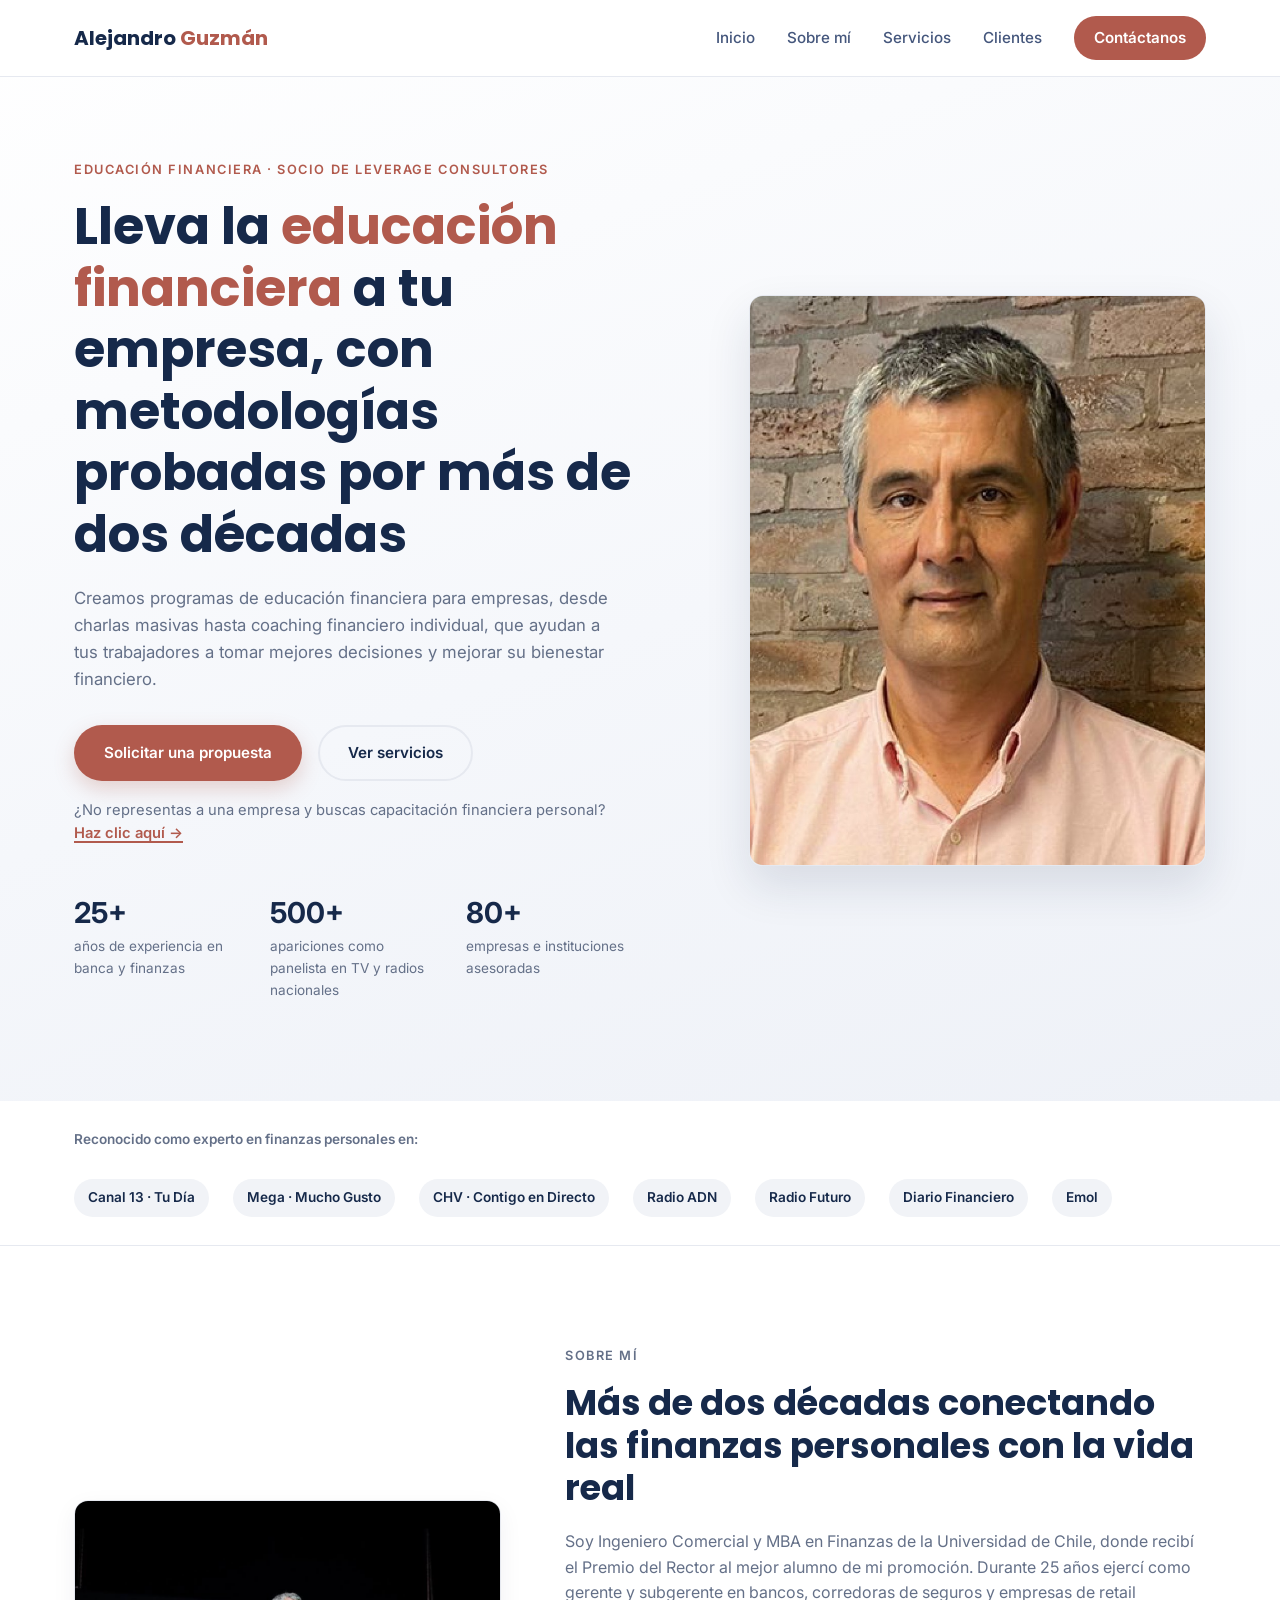
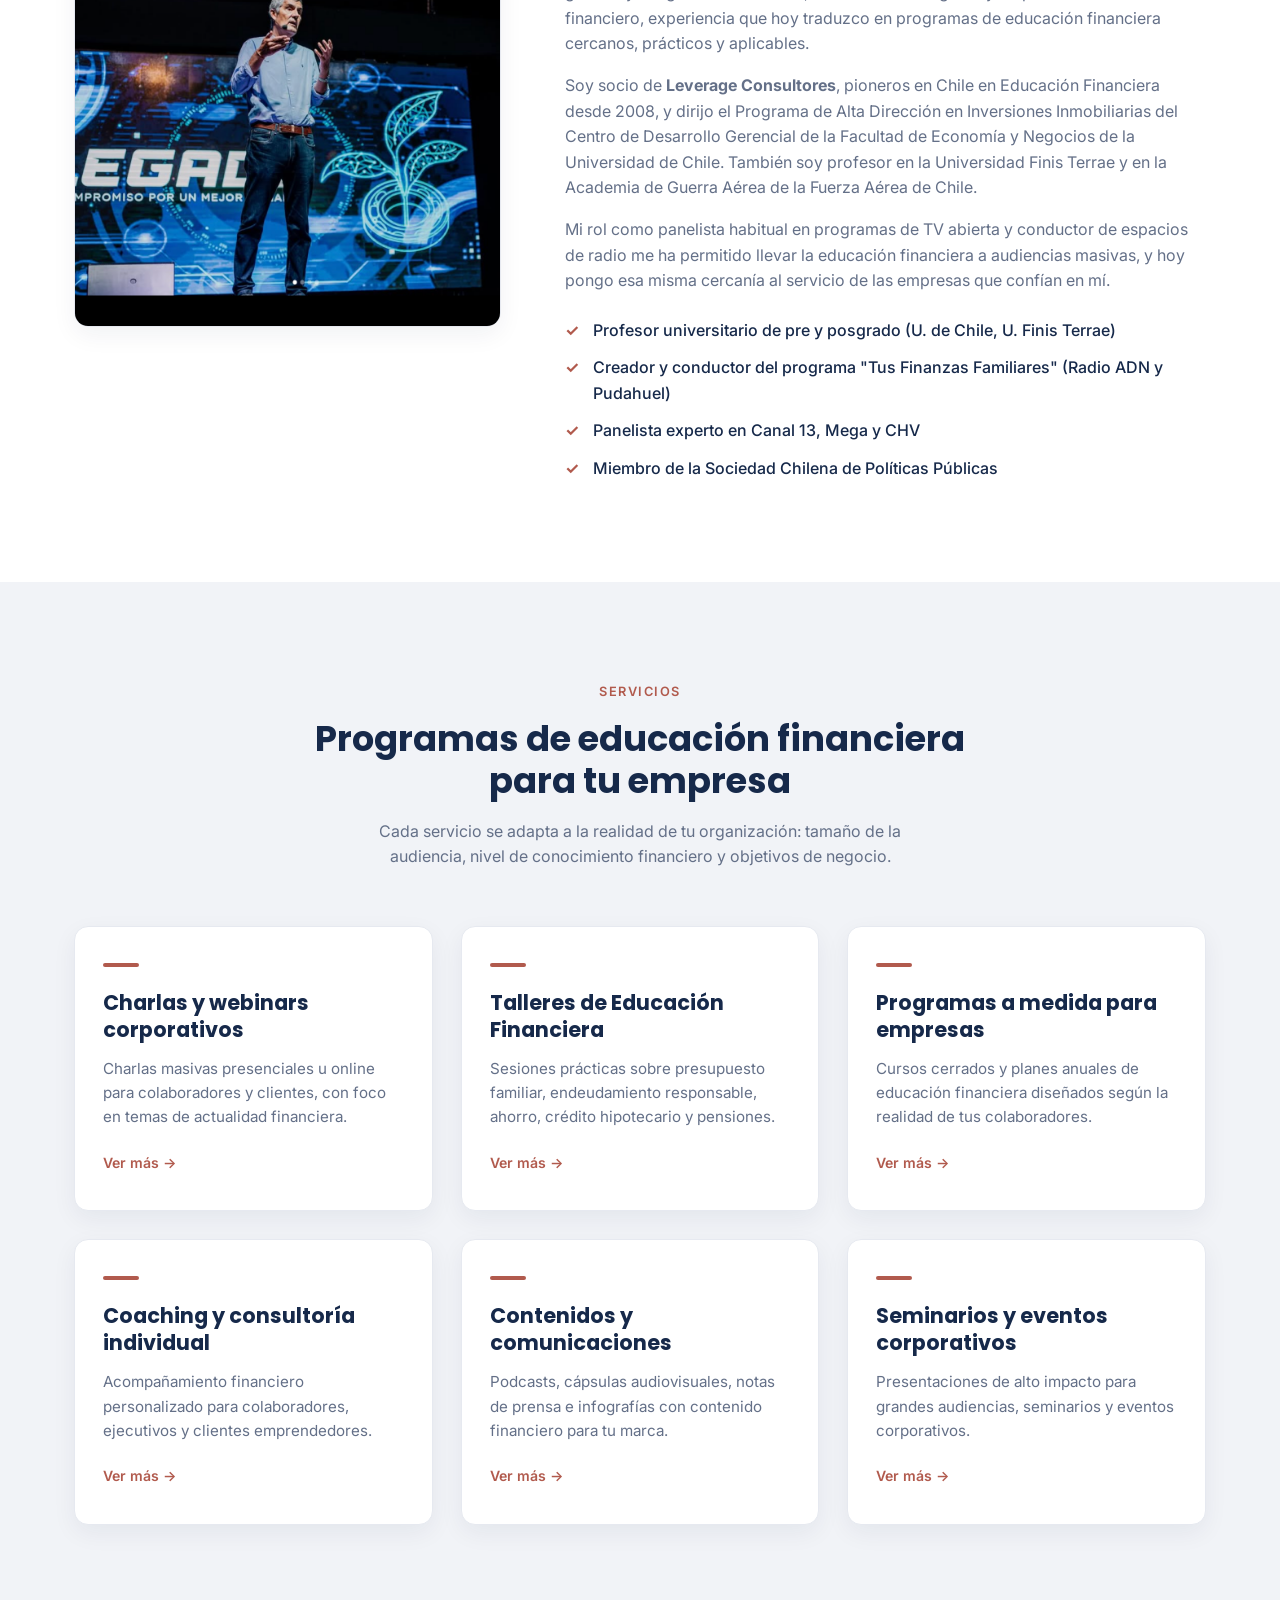
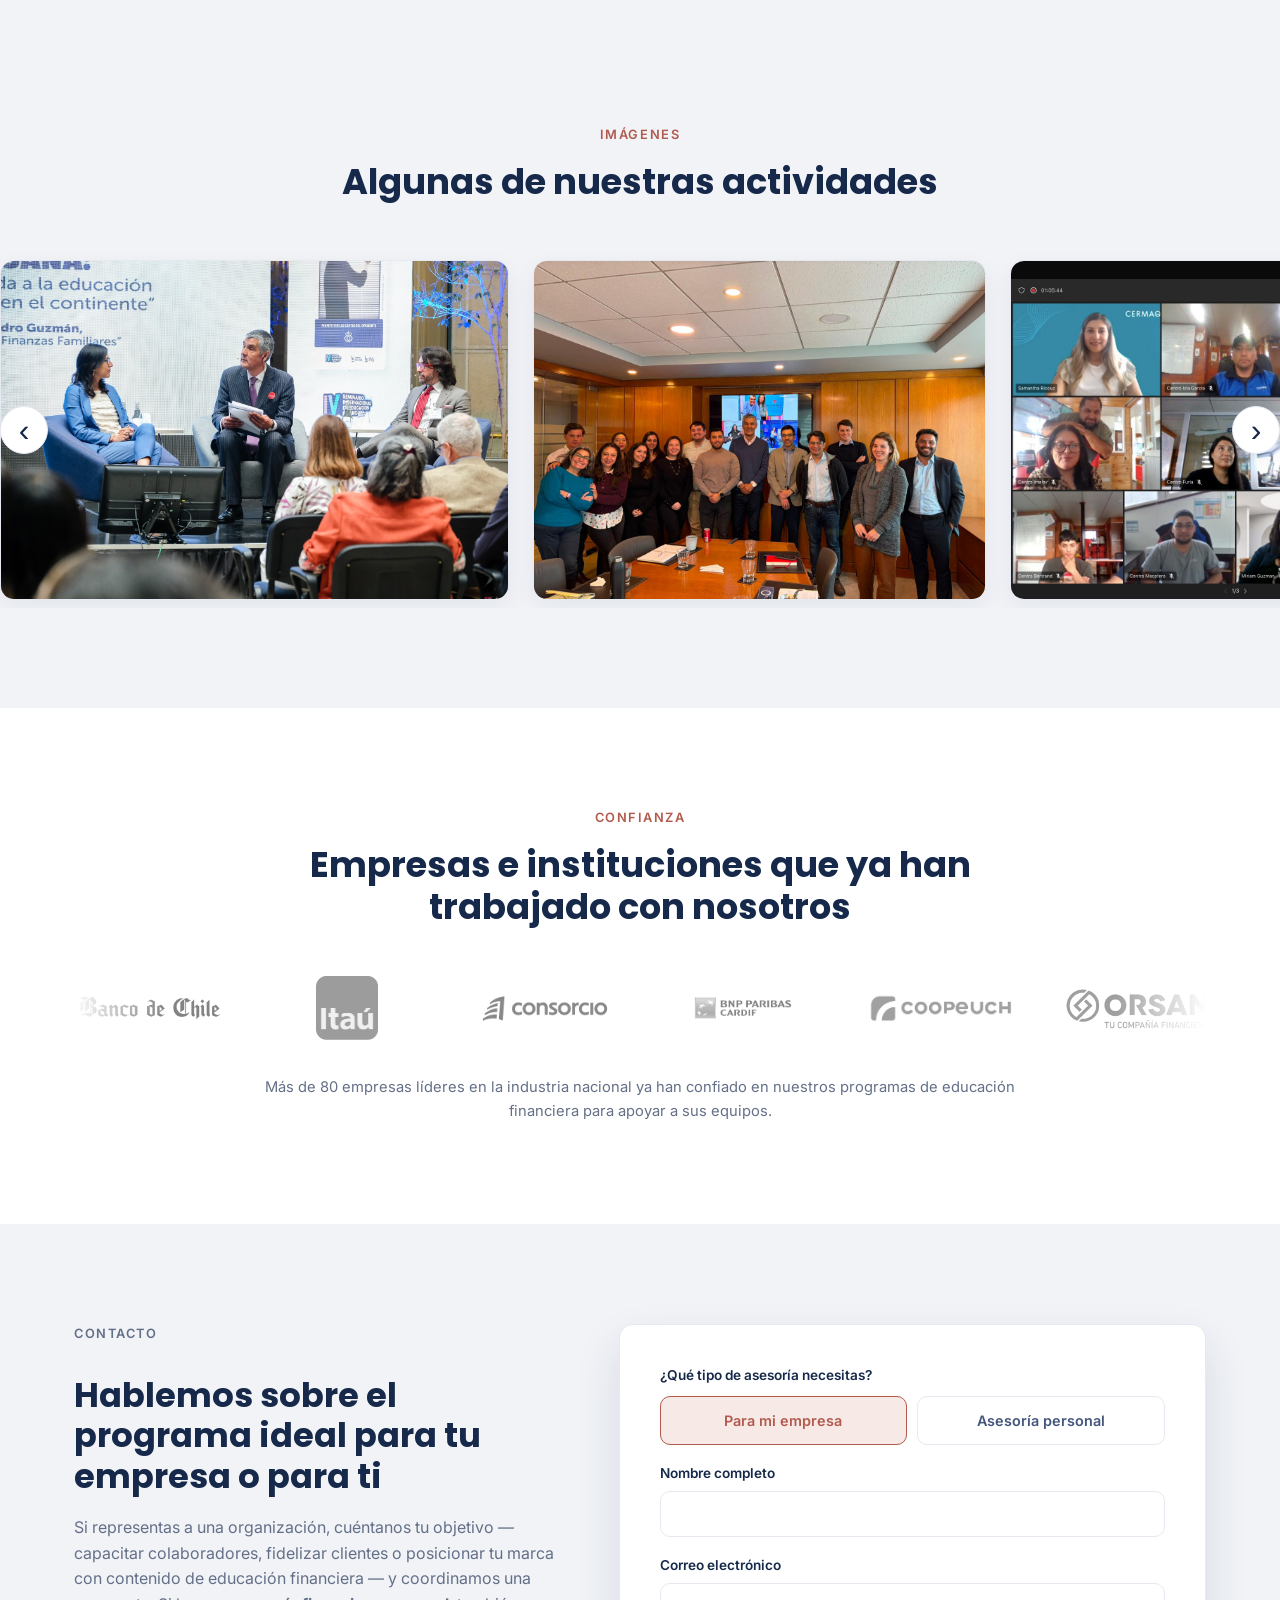
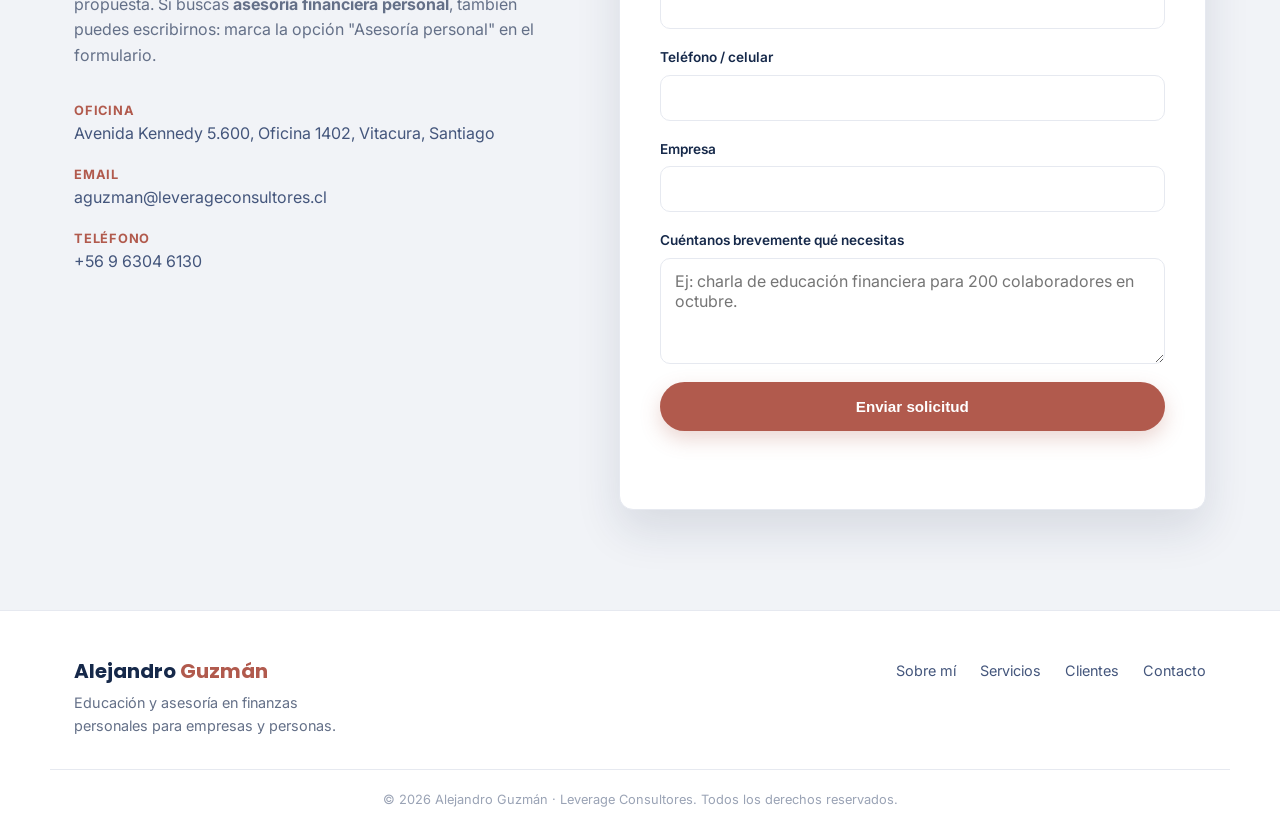
<file: index.html>
<!DOCTYPE html>
<html lang="es">
<head>
  <meta charset="UTF-8">
  <meta name="viewport" content="width=device-width, initial-scale=1.0">

  <!-- Google tag (gtag.js) -->
  <script async src="https://www.googletagmanager.com/gtag/js?id=AW-18354434013"></script>
  <script>
    window.dataLayer = window.dataLayer || [];
    function gtag(){dataLayer.push(arguments);}
    gtag('js', new Date());
    gtag('config', 'AW-18354434013');
  </script>

  <title>Alejandro Guzmán | Asesoría y Educación Financiera para Empresas</title>
  <meta name="description" content="Alejandro Guzmán, experto en finanzas personales, socio de Leverage Consultores, panelista de TV y radio. Charlas, talleres y coaching financiero para empresas y colaboradores.">

  <meta property="og:title" content="Alejandro Guzmán | Educación Financiera para Empresas">
  <meta property="og:description" content="Charlas, talleres y consultoría en finanzas personales para empresas, dictadas por Alejandro Guzmán, experto reconocido en TV y radio.">
  <meta property="og:type" content="website">
  <meta property="og:url" content="https://www.alejandroguzmand.cl">
  <meta property="og:image" content="images/alejandro/og-cover.jpg">
  <meta name="theme-color" content="#ffffff">

  <link rel="preconnect" href="https://fonts.googleapis.com">
  <link rel="preconnect" href="https://fonts.gstatic.com" crossorigin>
  <link href="https://fonts.googleapis.com/css2?family=Poppins:wght@500;600;700;800&family=Inter:wght@400;500;600&display=swap" rel="stylesheet">

  <link rel="stylesheet" href="css/style.css">
</head>
<body>

  <header class="header" id="header">
    <div class="container header__inner">
      <a href="#inicio" class="logo">Alejandro <span>Guzmán</span></a>

      <nav class="nav" id="nav">
        <a href="#inicio" class="nav__link">Inicio</a>
        <a href="#nosotros" class="nav__link">Sobre mí</a>
        <a href="#servicios" class="nav__link">Servicios</a>
        <a href="#clientes" class="nav__link">Clientes</a>
        <a href="#contacto" class="nav__link nav__cta">Contáctanos</a>
      </nav>

      <button class="nav-toggle" id="navToggle" aria-label="Abrir menú" aria-expanded="false" aria-controls="nav">
        <span></span><span></span><span></span>
      </button>
    </div>
  </header>

  <main>

    <!-- HOME / HERO -->
    <section class="hero" id="inicio">
      <div class="container hero__inner">
        <div class="hero__text">
          <p class="eyebrow">Educación Financiera · Socio de Leverage Consultores</p>
          <h1>Lleva la <span class="highlight">educación financiera</span> a tu empresa, con metodologías probadas por más de dos décadas</h1>
          <p class="hero__lead">
            Creamos programas de educación financiera para empresas, desde charlas masivas hasta coaching financiero
            individual, que ayudan a tus trabajadores a tomar mejores decisiones y mejorar su bienestar financiero.
          </p>
          <div class="hero__actions">
            <a href="#contacto" class="btn btn--primary">Solicitar una propuesta</a>
            <a href="#servicios" class="btn btn--ghost">Ver servicios</a>
          </div>

          <p class="hero__note">
            ¿No representas a una empresa y buscas capacitación financiera personal?
            <a href="#contacto" class="hero__note-link" data-tipo="personal">Haz clic aquí</a>
          </p>

          <ul class="hero__stats">
            <li><strong>25+</strong><span>años de experiencia en banca y finanzas</span></li>
            <li><strong>500+</strong><span>apariciones como panelista en TV y radios nacionales</span></li>
            <li><strong>80+</strong><span>empresas e instituciones asesoradas</span></li>
          </ul>
        </div>

        <div class="hero__media">
          <div class="hero__photo">
            <img src="images/alejandro/APGD1.jpeg" alt="Alejandro Guzmán, experto en finanzas personales">
          </div>
        </div>
      </div>
    </section>

    <!-- MEDIOS -->
    <section class="media-strip">
      <div class="container media-strip__inner">
        <span class="media-strip__label">Reconocido como experto en finanzas personales en:</span>
        <div class="media-strip__logos">
          <span>Canal 13 · Tu Día</span>
          <span>Mega · Mucho Gusto</span>
          <span>CHV · Contigo en Directo</span>
          <span>Radio ADN</span>
          <span>Radio Futuro</span>
          <span>Diario Financiero</span>
          <span>Emol</span>
        </div>
      </div>
    </section>

    <!-- SOBRE MÍ -->
    <section class="about" id="nosotros">
      <div class="container about__inner">
        <div class="about__photo">
          <img src="images/alejandro/charla-legado.png" alt="Alejandro Guzmán dando una charla de educación financiera">
        </div>

        <div class="about__content">
          <p class="eyebrow">Sobre mí</p>
          <h2>Más de dos décadas conectando las finanzas personales con la vida real</h2>
          <p>
            Soy Ingeniero Comercial y MBA en Finanzas de la Universidad de Chile, donde recibí el Premio del Rector al
            mejor alumno de mi promoción. Durante 25 años ejercí como gerente y subgerente en bancos, corredoras de
            seguros y empresas de retail financiero, experiencia que hoy traduzco en programas de educación financiera
            cercanos, prácticos y aplicables.
          </p>
          <p>
            Soy socio de <strong>Leverage Consultores</strong>, pioneros en Chile en Educación Financiera desde 2008, y
            dirijo el Programa de Alta Dirección en Inversiones Inmobiliarias del Centro de Desarrollo Gerencial de la
            Facultad de Economía y Negocios de la Universidad de Chile. También soy profesor en la Universidad Finis
            Terrae y en la Academia de Guerra Aérea de la Fuerza Aérea de Chile.
          </p>
          <p>
            Mi rol como panelista habitual en programas de TV abierta y conductor de espacios de radio me ha permitido
            llevar la educación financiera a audiencias masivas, y hoy pongo esa misma cercanía al servicio de las
            empresas que confían en mí.
          </p>

          <ul class="about__list">
            <li>Profesor universitario de pre y posgrado (U. de Chile, U. Finis Terrae)</li>
            <li>Creador y conductor del programa "Tus Finanzas Familiares" (Radio ADN y Pudahuel)</li>
            <li>Panelista experto en Canal 13, Mega y CHV</li>
            <li>Miembro de la Sociedad Chilena de Políticas Públicas</li>
          </ul>
        </div>
      </div>
    </section>

    <!-- SERVICIOS -->
    <section class="services" id="servicios">
      <div class="container">
        <p class="eyebrow eyebrow--center">Servicios</p>
        <h2 class="section-title">Programas de educación financiera para tu empresa</h2>
        <p class="section-lead">
          Cada servicio se adapta a la realidad de tu organización: tamaño de la audiencia, nivel de conocimiento
          financiero y objetivos de negocio.
        </p>

        <div class="services__grid">
          <article class="service-card">
            <h3>Charlas y webinars corporativos</h3>
            <p>Charlas masivas presenciales u online para colaboradores y clientes, con foco en temas de actualidad financiera.</p>
            <a href="servicios/charlas-webinars.html" class="service-card__more">Ver más →</a>
          </article>

          <article class="service-card">
            <h3>Talleres de Educación Financiera</h3>
            <p>Sesiones prácticas sobre presupuesto familiar, endeudamiento responsable, ahorro, crédito hipotecario y pensiones.</p>
            <a href="servicios/talleres.html" class="service-card__more">Ver más →</a>
          </article>

          <article class="service-card">
            <h3>Programas a medida para empresas</h3>
            <p>Cursos cerrados y planes anuales de educación financiera diseñados según la realidad de tus colaboradores.</p>
            <a href="servicios/programas-medida.html" class="service-card__more">Ver más →</a>
          </article>

          <article class="service-card">
            <h3>Coaching y consultoría individual</h3>
            <p>Acompañamiento financiero personalizado para colaboradores, ejecutivos y clientes emprendedores.</p>
            <a href="servicios/coaching.html" class="service-card__more">Ver más →</a>
          </article>

          <article class="service-card">
            <h3>Contenidos y comunicaciones</h3>
            <p>Podcasts, cápsulas audiovisuales, notas de prensa e infografías con contenido financiero para tu marca.</p>
            <a href="servicios/contenidos.html" class="service-card__more">Ver más →</a>
          </article>

          <article class="service-card">
            <h3>Seminarios y eventos corporativos</h3>
            <p>Presentaciones de alto impacto para grandes audiencias, seminarios y eventos corporativos.</p>
            <a href="servicios/seminarios.html" class="service-card__more">Ver más →</a>
          </article>
        </div>
      </div>
    </section>

    <!-- GALERÍA DE SERVICIOS -->
    <section class="gallery">
      <div class="container">
        <p class="eyebrow eyebrow--center">Imágenes</p>
        <h2 class="section-title">Algunas de nuestras actividades</h2>
      </div>
      <div class="gallery__wrapper">
        <button class="gallery__arrow gallery__arrow--prev" id="galleryPrev" aria-label="Anterior">&#8249;</button>
        <div class="gallery__track" id="galleryTrack">
          <div class="gallery__item">
            <img src="images/imagenes servicios/servicio-1.jpeg" alt="Alejandro Guzmán en seminario de educación financiera" loading="lazy">
          </div>
          <div class="gallery__item">
            <img src="images/imagenes servicios/servicio-10.jpeg" alt="Equipo de colaboradores al finalizar un taller de educación financiera" loading="lazy">
          </div>
          <div class="gallery__item">
            <img src="images/imagenes servicios/servicio-2.jpeg" alt="Sesión online de educación financiera para empresas" loading="lazy">
          </div>
          <div class="gallery__item">
            <img src="images/imagenes servicios/servicio-3.jpeg" alt="Alejandro Guzmán dando charla corporativa" loading="lazy">
          </div>
          <div class="gallery__item">
            <img src="images/imagenes servicios/servicio-4.jpeg" alt="Programa de educación financiera para colaboradores" loading="lazy">
          </div>
          <div class="gallery__item">
            <img src="images/imagenes servicios/servicio-5.jpeg" alt="Taller de finanzas personales en empresa" loading="lazy">
          </div>
          <div class="gallery__item">
            <img src="images/imagenes servicios/servicio-6.jpeg" alt="Charla corporativa de educación financiera" loading="lazy">
          </div>
          <div class="gallery__item">
            <img src="images/imagenes servicios/servicio-7.png" alt="Programa de educación financiera para empresas" loading="lazy">
          </div>
          <div class="gallery__item">
            <img src="images/imagenes servicios/servicio-8.jpeg" alt="Sesión de educación financiera para colaboradores" loading="lazy">
          </div>
          <div class="gallery__item">
            <img src="images/imagenes servicios/servicio-9.jpeg" alt="Taller de finanzas personales con un equipo corporativo en sala de directorio" loading="lazy">
          </div>
        </div>
        <button class="gallery__arrow gallery__arrow--next" id="galleryNext" aria-label="Siguiente">&#8250;</button>
      </div>
    </section>

    <!-- CLIENTES / CONFIANZA -->
    <section class="clients" id="clientes">
      <div class="container">
        <p class="eyebrow eyebrow--center">Confianza</p>
        <h2 class="section-title">Empresas e instituciones que ya han trabajado con nosotros</h2>

        <div class="clients__carousel" id="clientsCarousel">
          <div class="clients__track" id="clientsTrack">
            <div class="clients__logo"><img src="images/clientes/banco-chile.png" alt="Banco de Chile" loading="lazy"></div>
            <div class="clients__logo"><img src="images/clientes/banco-itau.png" alt="Banco Itaú" loading="lazy"></div>
            <div class="clients__logo"><img src="images/clientes/banco-consorcio.png" alt="Banco Consorcio" loading="lazy"></div>
            <div class="clients__logo"><img src="images/clientes/bnp-paribas-cardif.jpg" alt="BNP Paribas Cardif" loading="lazy"></div>
            <div class="clients__logo"><img src="images/clientes/coopeuch.png" alt="Coopeuch" loading="lazy"></div>
            <div class="clients__logo"><img src="images/clientes/orsan.jpg" alt="Orsan" loading="lazy"></div>
            <div class="clients__logo"><img src="images/clientes/achs.png" alt="ACHS" loading="lazy"></div>
            <div class="clients__logo"><img src="images/clientes/transbank.png" alt="Transbank" loading="lazy"></div>
            <div class="clients__logo"><img src="images/clientes/afp-capital.png" alt="AFP Capital" loading="lazy"></div>
            <div class="clients__logo"><img src="images/clientes/afp-planvital.png" alt="AFP PlanVital" loading="lazy"></div>
            <div class="clients__logo"><img src="images/clientes/sura.png" alt="SURA" loading="lazy"></div>
            <div class="clients__logo"><img src="images/clientes/caja-18.jpg" alt="Caja 18" loading="lazy"></div>
            <div class="clients__logo"><img src="images/clientes/caja-los-andes.png" alt="Caja Los Andes" loading="lazy"></div>
            <div class="clients__logo"><img src="images/clientes/caja-la-araucana.png" alt="Caja La Araucana" loading="lazy"></div>
            <div class="clients__logo"><img src="images/clientes/caja-los-heroes.webp" alt="Caja Los Héroes" loading="lazy"></div>
            <div class="clients__logo"><img src="images/clientes/vantrust.png" alt="Vantrust" loading="lazy"></div>
            <div class="clients__logo"><img src="images/clientes/corteva.png" alt="Corteva" loading="lazy"></div>
            <div class="clients__logo"><img src="images/clientes/veterquimica.png" alt="Veterquímica" loading="lazy"></div>
            <div class="clients__logo"><img src="images/clientes/aramark.png" alt="Aramark" loading="lazy"></div>
            <div class="clients__logo"><img src="images/clientes/inmobiliaria-imagina.jpeg" alt="Inmobiliaria Imagina" loading="lazy"></div>
            <div class="clients__logo"><img src="images/clientes/cannon-home.png" alt="Cannon Home" loading="lazy"></div>
            <div class="clients__logo"><img src="images/clientes/carrasco-benitez.png" alt="Carrasco Benítez" loading="lazy"></div>
            <div class="clients__logo"><img src="images/clientes/municipalidad-pedro-aguirre-cerda.jpg" alt="Municipalidad Pedro Aguirre Cerda" loading="lazy"></div>
            <div class="clients__logo"><img src="images/clientes/metso.png" alt="Metso" loading="lazy"></div>
          </div>
        </div>

        <p class="clients__more">
          Más de 80 empresas líderes en la industria nacional ya han confiado en nuestros programas de educación financiera para apoyar a sus equipos.
        </p>
      </div>
    </section>

    <!-- CONTACTO -->
    <section class="contact" id="contacto">
      <div class="container contact__inner">
        <div class="contact__info">
          <p class="eyebrow">Contacto</p>
          <h2>Hablemos sobre el programa ideal para tu empresa o para ti</h2>
          <p>
            Si representas a una organización, cuéntanos tu objetivo — capacitar colaboradores, fidelizar clientes o
            posicionar tu marca con contenido de educación financiera — y coordinamos una propuesta. Si buscas
            <strong>asesoría financiera personal</strong>, también puedes escribirnos: marca la opción
            "Asesoría personal" en el formulario.
          </p>

          <ul class="contact__details">
            <li><strong>Oficina</strong><span>Avenida Kennedy 5.600, Oficina 1402, Vitacura, Santiago</span></li>
            <li><strong>Email</strong><span>aguzman@leverageconsultores.cl</span></li>
            <li><strong>Teléfono</strong><span>+56 9 6304 6130</span></li>
          </ul>
        </div>

        <form class="contact__form" id="contactForm" method="POST">
          <input type="hidden" name="access_key" value="b6893c75-7987-4809-8630-a2dd53f004ae">
          <input type="hidden" name="subject" value="Nueva solicitud desde alejandroguzmand.com">
          <input type="hidden" name="from_name" value="Sitio web Alejandro Guzmán">

          <fieldset class="form-row form-row--segment">
            <legend>¿Qué tipo de asesoría necesitas?</legend>
            <div class="segment">
              <input type="radio" id="tipoEmpresa" name="tipo" value="Empresa" checked>
              <label for="tipoEmpresa">Para mi empresa</label>
              <input type="radio" id="tipoPersonal" name="tipo" value="Asesoría personal">
              <label for="tipoPersonal">Asesoría personal</label>
            </div>
          </fieldset>

          <div class="form-row">
            <label for="nombre">Nombre completo</label>
            <input type="text" id="nombre" name="nombre" required>
          </div>

          <div class="form-row">
            <label for="email">Correo electrónico</label>
            <input type="email" id="email" name="email" required>
          </div>

          <div class="form-row">
            <label for="telefono">Teléfono / celular</label>
            <input type="tel" id="telefono" name="telefono" required>
          </div>

          <div class="form-row" id="empresaRow">
            <label for="empresa">Empresa</label>
            <input type="text" id="empresa" name="empresa" required>
          </div>

          <div class="form-row">
            <label for="mensaje">Cuéntanos brevemente qué necesitas</label>
            <textarea id="mensaje" name="mensaje" rows="4" placeholder="Ej: charla de educación financiera para 200 colaboradores en octubre."></textarea>
          </div>

          <button type="submit" class="btn btn--primary btn--full">Enviar solicitud</button>
          <p class="form-status" id="formStatus" role="status"></p>
        </form>
      </div>
    </section>

  </main>

  <footer class="footer">
    <div class="container footer__inner">
      <div>
        <a href="#inicio" class="logo logo--footer">Alejandro <span>Guzmán</span></a>
        <p>Educación y asesoría en finanzas personales para empresas y personas.</p>
      </div>
      <div class="footer__links">
        <a href="#nosotros">Sobre mí</a>
        <a href="#servicios">Servicios</a>
        <a href="#clientes">Clientes</a>
        <a href="#contacto">Contacto</a>
      </div>
    </div>
    <p class="footer__copy">© <span id="year"></span> Alejandro Guzmán · Leverage Consultores. Todos los derechos reservados.</p>
  </footer>

  <script src="js/script.js"></script>
</body>
</html>
</file>
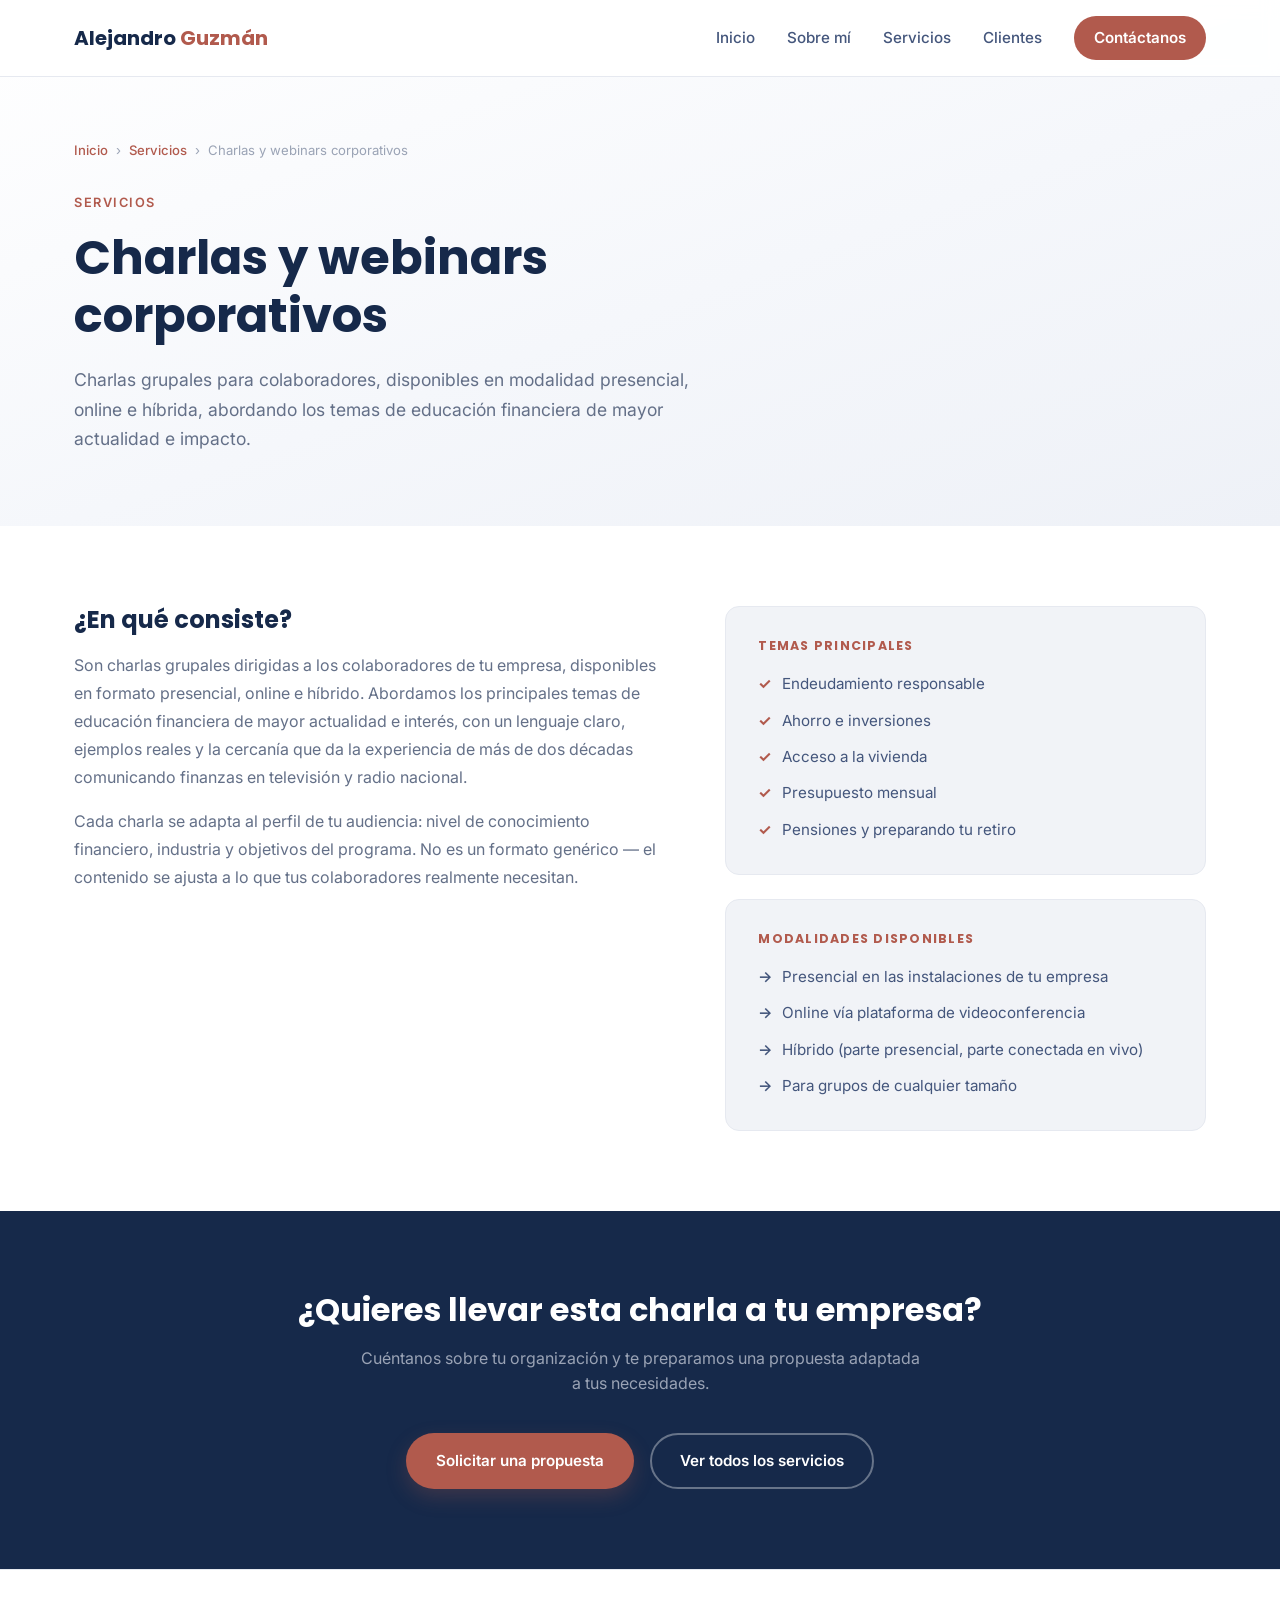
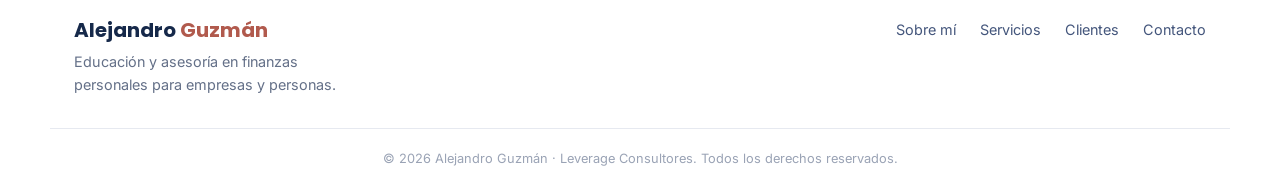
<file: servicios/charlas-webinars.html>
<!DOCTYPE html>
<html lang="es">
<head>
  <meta charset="UTF-8">
  <meta name="viewport" content="width=device-width, initial-scale=1.0">

  <!-- Google tag (gtag.js) -->
  <script async src="https://www.googletagmanager.com/gtag/js?id=AW-18354434013"></script>
  <script>
    window.dataLayer = window.dataLayer || [];
    function gtag(){dataLayer.push(arguments);}
    gtag('js', new Date());
    gtag('config', 'AW-18354434013');
  </script>

  <title>Charlas y Webinars Corporativos | Alejandro Guzmán</title>
  <meta name="description" content="Charlas y webinars de educación financiera para empresas, dictados por Alejandro Guzmán. Presenciales u online, para cualquier tamaño de audiencia.">
  <meta name="theme-color" content="#ffffff">

  <link rel="preconnect" href="https://fonts.googleapis.com">
  <link rel="preconnect" href="https://fonts.gstatic.com" crossorigin>
  <link href="https://fonts.googleapis.com/css2?family=Poppins:wght@500;600;700;800&family=Inter:wght@400;500;600&display=swap" rel="stylesheet">
  <link rel="stylesheet" href="../css/style.css">
</head>
<body>

  <header class="header" id="header">
    <div class="container header__inner">
      <a href="../" class="logo">Alejandro <span>Guzmán</span></a>
      <nav class="nav" id="nav">
        <a href="../#inicio" class="nav__link">Inicio</a>
        <a href="../#nosotros" class="nav__link">Sobre mí</a>
        <a href="../#servicios" class="nav__link">Servicios</a>
        <a href="../#clientes" class="nav__link">Clientes</a>
        <a href="../#contacto" class="nav__link nav__cta">Contáctanos</a>
      </nav>
      <button class="nav-toggle" id="navToggle" aria-label="Abrir menú" aria-expanded="false" aria-controls="nav">
        <span></span><span></span><span></span>
      </button>
    </div>
  </header>

  <main>

    <section class="service-hero">
      <div class="container">
        <nav class="breadcrumb" aria-label="Navegación">
          <a href="../">Inicio</a>
          <span>›</span>
          <a href="../#servicios">Servicios</a>
          <span>›</span>
          <span>Charlas y webinars corporativos</span>
        </nav>
        <p class="eyebrow">Servicios</p>
        <h1>Charlas y webinars corporativos</h1>
        <p class="service-hero__lead">
          Charlas grupales para colaboradores, disponibles en modalidad presencial, online e híbrida, abordando los temas de educación financiera de mayor actualidad e impacto.
        </p>
      </div>
    </section>

    <section class="service-body">
      <div class="container service-body__grid">
        <div class="service-main">
          <h2>¿En qué consiste?</h2>
          <p>
            Son charlas grupales dirigidas a los colaboradores de tu empresa, disponibles en formato presencial, online e híbrido. Abordamos los principales temas de educación financiera de mayor actualidad e interés, con un lenguaje claro, ejemplos reales y la cercanía que da la experiencia de más de dos décadas comunicando finanzas en televisión y radio nacional.
          </p>
          <p>
            Cada charla se adapta al perfil de tu audiencia: nivel de conocimiento financiero, industria y objetivos del programa. No es un formato genérico — el contenido se ajusta a lo que tus colaboradores realmente necesitan.
          </p>
        </div>

        <div class="service-sidebar">
          <div class="service-includes">
            <h3>Temas principales</h3>
            <ul>
              <li>Endeudamiento responsable</li>
              <li>Ahorro e inversiones</li>
              <li>Acceso a la vivienda</li>
              <li>Presupuesto mensual</li>
              <li>Pensiones y preparando tu retiro</li>
            </ul>
          </div>
          <div class="service-forwhom">
            <h3>Modalidades disponibles</h3>
            <ul>
              <li>Presencial en las instalaciones de tu empresa</li>
              <li>Online vía plataforma de videoconferencia</li>
              <li>Híbrido (parte presencial, parte conectada en vivo)</li>
              <li>Para grupos de cualquier tamaño</li>
            </ul>
          </div>
        </div>
      </div>
    </section>

    <section class="service-cta-strip">
      <div class="container">
        <h2>¿Quieres llevar esta charla a tu empresa?</h2>
        <p>Cuéntanos sobre tu organización y te preparamos una propuesta adaptada a tus necesidades.</p>
        <div class="service-cta-strip__actions">
          <a href="../#contacto" class="btn btn--primary">Solicitar una propuesta</a>
          <a href="../#servicios" class="btn btn--ghost">Ver todos los servicios</a>
        </div>
      </div>
    </section>

  </main>

  <footer class="footer">
    <div class="container footer__inner">
      <div>
        <a href="../" class="logo logo--footer">Alejandro <span>Guzmán</span></a>
        <p>Educación y asesoría en finanzas personales para empresas y personas.</p>
      </div>
      <div class="footer__links">
        <a href="../#nosotros">Sobre mí</a>
        <a href="../#servicios">Servicios</a>
        <a href="../#clientes">Clientes</a>
        <a href="../#contacto">Contacto</a>
      </div>
    </div>
    <p class="footer__copy">© <span id="year"></span> Alejandro Guzmán · Leverage Consultores. Todos los derechos reservados.</p>
  </footer>

  <script src="../js/script.js"></script>
</body>
</html>
</file>
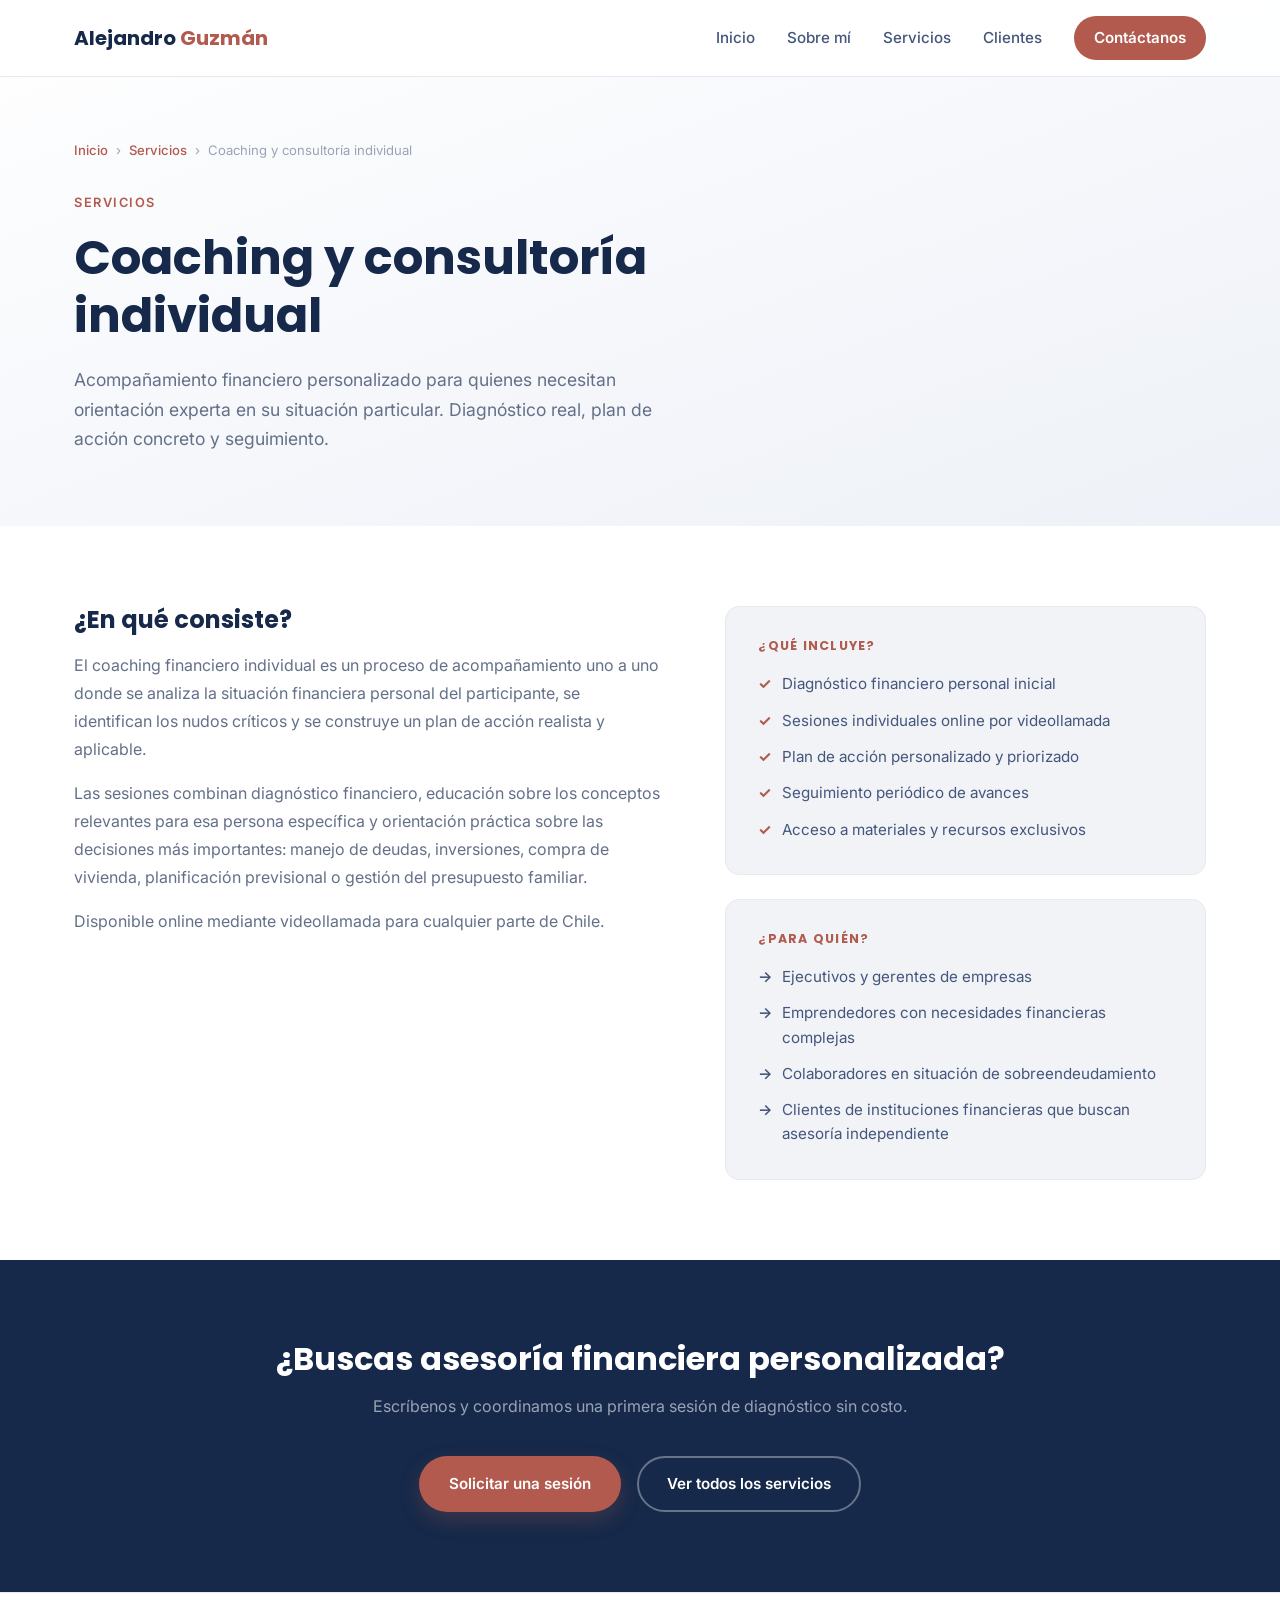
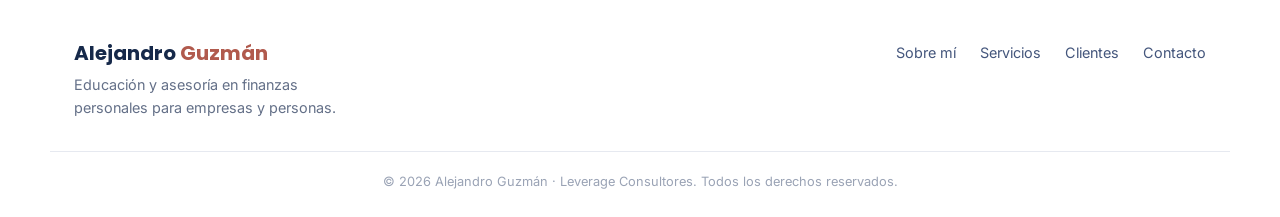
<file: servicios/coaching.html>
<!DOCTYPE html>
<html lang="es">
<head>
  <meta charset="UTF-8">
  <meta name="viewport" content="width=device-width, initial-scale=1.0">

  <!-- Google tag (gtag.js) -->
  <script async src="https://www.googletagmanager.com/gtag/js?id=AW-18354434013"></script>
  <script>
    window.dataLayer = window.dataLayer || [];
    function gtag(){dataLayer.push(arguments);}
    gtag('js', new Date());
    gtag('config', 'AW-18354434013');
  </script>

  <title>Coaching y Consultoría Individual | Alejandro Guzmán</title>
  <meta name="description" content="Acompañamiento financiero personalizado para ejecutivos, colaboradores y emprendedores. Sesiones 1:1 con Alejandro Guzmán.">
  <meta name="theme-color" content="#ffffff">

  <link rel="preconnect" href="https://fonts.googleapis.com">
  <link rel="preconnect" href="https://fonts.gstatic.com" crossorigin>
  <link href="https://fonts.googleapis.com/css2?family=Poppins:wght@500;600;700;800&family=Inter:wght@400;500;600&display=swap" rel="stylesheet">
  <link rel="stylesheet" href="../css/style.css">
</head>
<body>

  <header class="header" id="header">
    <div class="container header__inner">
      <a href="../" class="logo">Alejandro <span>Guzmán</span></a>
      <nav class="nav" id="nav">
        <a href="../#inicio" class="nav__link">Inicio</a>
        <a href="../#nosotros" class="nav__link">Sobre mí</a>
        <a href="../#servicios" class="nav__link">Servicios</a>
        <a href="../#clientes" class="nav__link">Clientes</a>
        <a href="../#contacto" class="nav__link nav__cta">Contáctanos</a>
      </nav>
      <button class="nav-toggle" id="navToggle" aria-label="Abrir menú" aria-expanded="false" aria-controls="nav">
        <span></span><span></span><span></span>
      </button>
    </div>
  </header>

  <main>

    <section class="service-hero">
      <div class="container">
        <nav class="breadcrumb" aria-label="Navegación">
          <a href="../">Inicio</a>
          <span>›</span>
          <a href="../#servicios">Servicios</a>
          <span>›</span>
          <span>Coaching y consultoría individual</span>
        </nav>
        <p class="eyebrow">Servicios</p>
        <h1>Coaching y consultoría individual</h1>
        <p class="service-hero__lead">
          Acompañamiento financiero personalizado para quienes necesitan orientación experta en su situación particular. Diagnóstico real, plan de acción concreto y seguimiento.
        </p>
      </div>
    </section>

    <section class="service-body">
      <div class="container service-body__grid">
        <div class="service-main">
          <h2>¿En qué consiste?</h2>
          <p>
            El coaching financiero individual es un proceso de acompañamiento uno a uno donde se analiza la situación financiera personal del participante, se identifican los nudos críticos y se construye un plan de acción realista y aplicable.
          </p>
          <p>
            Las sesiones combinan diagnóstico financiero, educación sobre los conceptos relevantes para esa persona específica y orientación práctica sobre las decisiones más importantes: manejo de deudas, inversiones, compra de vivienda, planificación previsional o gestión del presupuesto familiar.
          </p>
          <p>
            Disponible online mediante videollamada para cualquier parte de Chile.
          </p>
        </div>

        <div class="service-sidebar">
          <div class="service-includes">
            <h3>¿Qué incluye?</h3>
            <ul>
              <li>Diagnóstico financiero personal inicial</li>
              <li>Sesiones individuales online por videollamada</li>
              <li>Plan de acción personalizado y priorizado</li>
              <li>Seguimiento periódico de avances</li>
              <li>Acceso a materiales y recursos exclusivos</li>
            </ul>
          </div>
          <div class="service-forwhom">
            <h3>¿Para quién?</h3>
            <ul>
              <li>Ejecutivos y gerentes de empresas</li>
              <li>Emprendedores con necesidades financieras complejas</li>
              <li>Colaboradores en situación de sobreendeudamiento</li>
              <li>Clientes de instituciones financieras que buscan asesoría independiente</li>
            </ul>
          </div>
        </div>
      </div>
    </section>

    <section class="service-cta-strip">
      <div class="container">
        <h2>¿Buscas asesoría financiera personalizada?</h2>
        <p>Escríbenos y coordinamos una primera sesión de diagnóstico sin costo.</p>
        <div class="service-cta-strip__actions">
          <a href="../#asesoria-personal" class="btn btn--primary">Solicitar una sesión</a>
          <a href="../#servicios" class="btn btn--ghost">Ver todos los servicios</a>
        </div>
      </div>
    </section>

  </main>

  <footer class="footer">
    <div class="container footer__inner">
      <div>
        <a href="../" class="logo logo--footer">Alejandro <span>Guzmán</span></a>
        <p>Educación y asesoría en finanzas personales para empresas y personas.</p>
      </div>
      <div class="footer__links">
        <a href="../#nosotros">Sobre mí</a>
        <a href="../#servicios">Servicios</a>
        <a href="../#clientes">Clientes</a>
        <a href="../#contacto">Contacto</a>
      </div>
    </div>
    <p class="footer__copy">© <span id="year"></span> Alejandro Guzmán · Leverage Consultores. Todos los derechos reservados.</p>
  </footer>

  <script src="../js/script.js"></script>
</body>
</html>
</file>
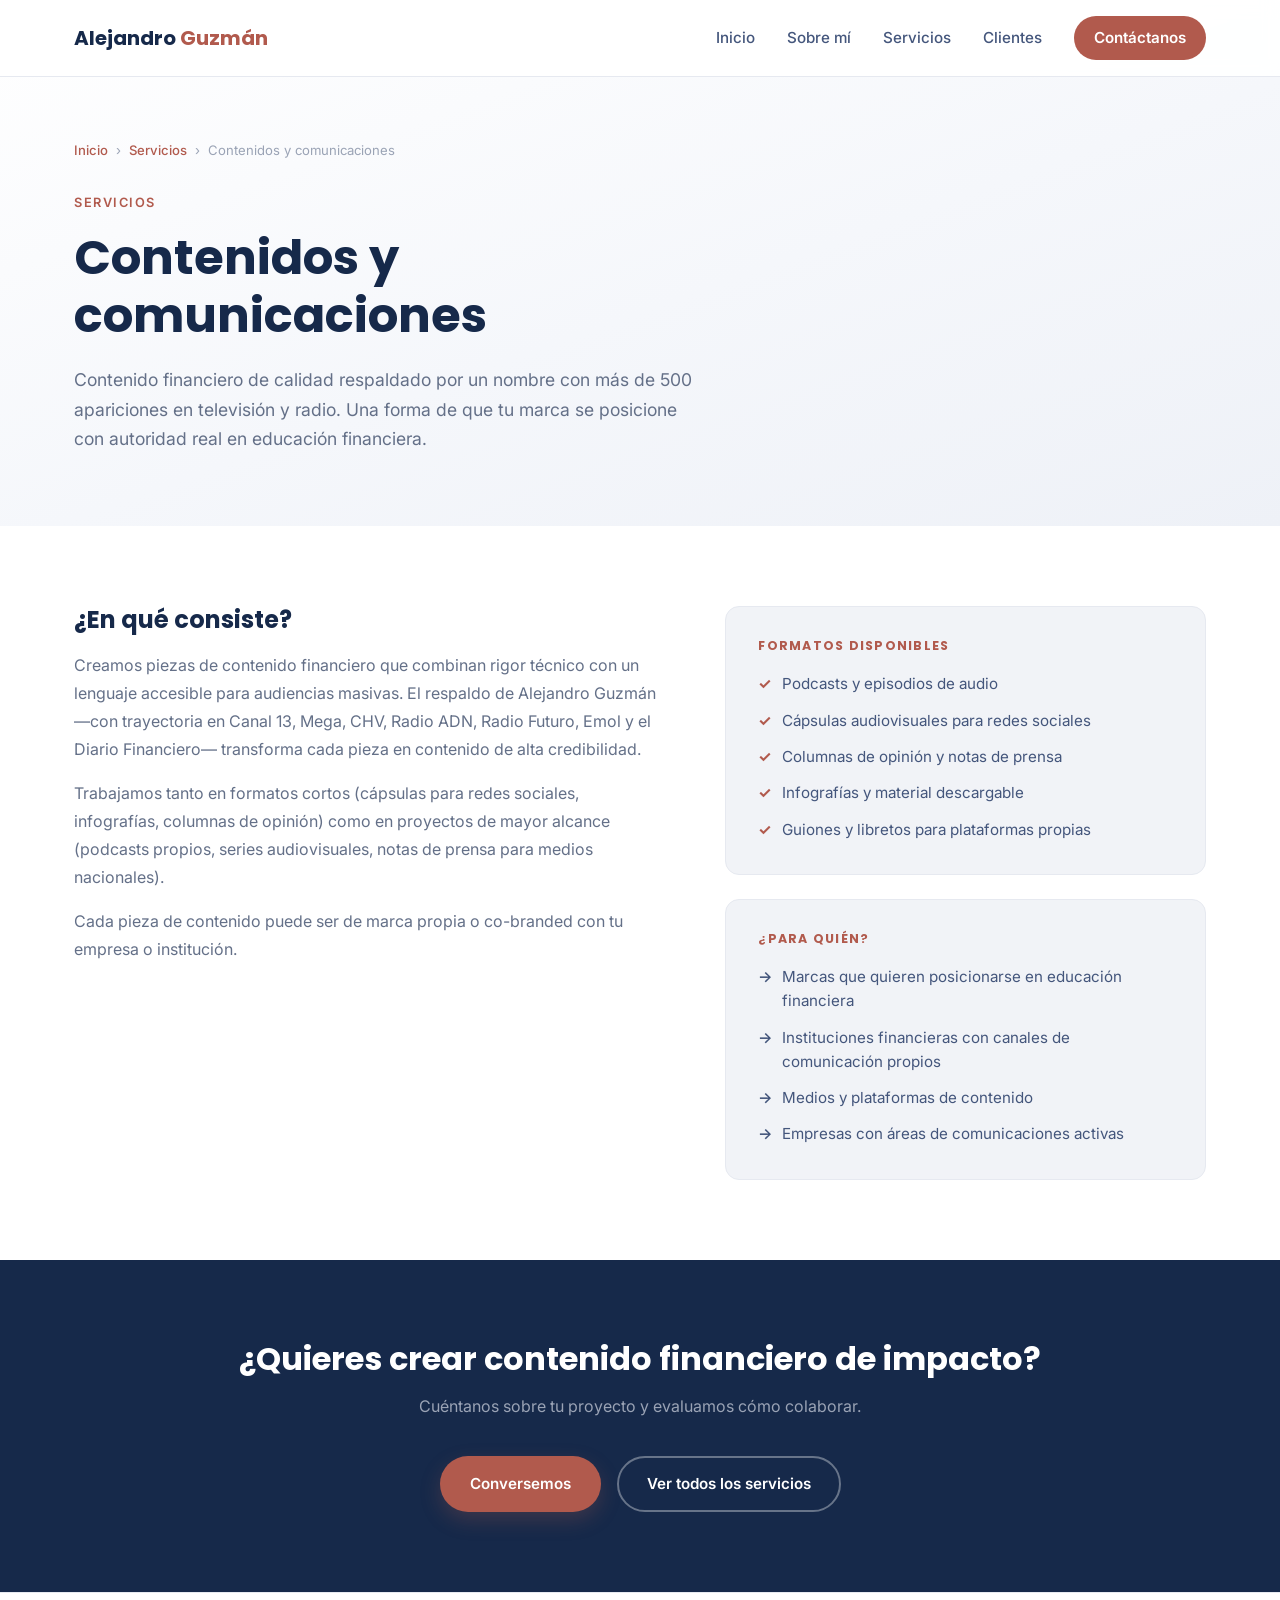
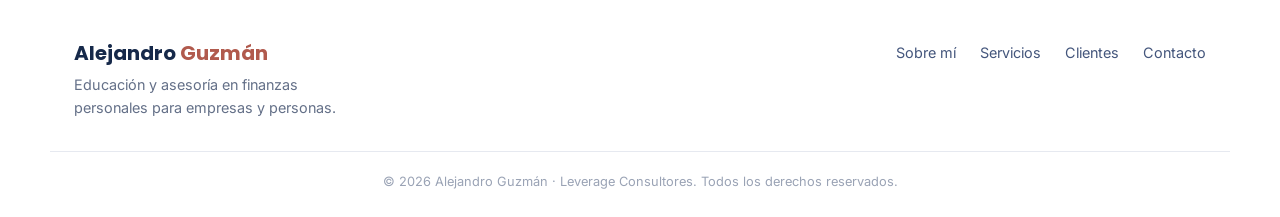
<file: servicios/contenidos.html>
<!DOCTYPE html>
<html lang="es">
<head>
  <meta charset="UTF-8">
  <meta name="viewport" content="width=device-width, initial-scale=1.0">

  <!-- Google tag (gtag.js) -->
  <script async src="https://www.googletagmanager.com/gtag/js?id=AW-18354434013"></script>
  <script>
    window.dataLayer = window.dataLayer || [];
    function gtag(){dataLayer.push(arguments);}
    gtag('js', new Date());
    gtag('config', 'AW-18354434013');
  </script>

  <title>Contenidos y Comunicaciones | Alejandro Guzmán</title>
  <meta name="description" content="Podcasts, cápsulas audiovisuales, columnas y contenido financiero de calidad para marcas e instituciones. Con el respaldo de Alejandro Guzmán.">
  <meta name="theme-color" content="#ffffff">

  <link rel="preconnect" href="https://fonts.googleapis.com">
  <link rel="preconnect" href="https://fonts.gstatic.com" crossorigin>
  <link href="https://fonts.googleapis.com/css2?family=Poppins:wght@500;600;700;800&family=Inter:wght@400;500;600&display=swap" rel="stylesheet">
  <link rel="stylesheet" href="../css/style.css">
</head>
<body>

  <header class="header" id="header">
    <div class="container header__inner">
      <a href="../" class="logo">Alejandro <span>Guzmán</span></a>
      <nav class="nav" id="nav">
        <a href="../#inicio" class="nav__link">Inicio</a>
        <a href="../#nosotros" class="nav__link">Sobre mí</a>
        <a href="../#servicios" class="nav__link">Servicios</a>
        <a href="../#clientes" class="nav__link">Clientes</a>
        <a href="../#contacto" class="nav__link nav__cta">Contáctanos</a>
      </nav>
      <button class="nav-toggle" id="navToggle" aria-label="Abrir menú" aria-expanded="false" aria-controls="nav">
        <span></span><span></span><span></span>
      </button>
    </div>
  </header>

  <main>

    <section class="service-hero">
      <div class="container">
        <nav class="breadcrumb" aria-label="Navegación">
          <a href="../">Inicio</a>
          <span>›</span>
          <a href="../#servicios">Servicios</a>
          <span>›</span>
          <span>Contenidos y comunicaciones</span>
        </nav>
        <p class="eyebrow">Servicios</p>
        <h1>Contenidos y comunicaciones</h1>
        <p class="service-hero__lead">
          Contenido financiero de calidad respaldado por un nombre con más de 500 apariciones en televisión y radio. Una forma de que tu marca se posicione con autoridad real en educación financiera.
        </p>
      </div>
    </section>

    <section class="service-body">
      <div class="container service-body__grid">
        <div class="service-main">
          <h2>¿En qué consiste?</h2>
          <p>
            Creamos piezas de contenido financiero que combinan rigor técnico con un lenguaje accesible para audiencias masivas. El respaldo de Alejandro Guzmán —con trayectoria en Canal 13, Mega, CHV, Radio ADN, Radio Futuro, Emol y el Diario Financiero— transforma cada pieza en contenido de alta credibilidad.
          </p>
          <p>
            Trabajamos tanto en formatos cortos (cápsulas para redes sociales, infografías, columnas de opinión) como en proyectos de mayor alcance (podcasts propios, series audiovisuales, notas de prensa para medios nacionales).
          </p>
          <p>
            Cada pieza de contenido puede ser de marca propia o co-branded con tu empresa o institución.
          </p>
        </div>

        <div class="service-sidebar">
          <div class="service-includes">
            <h3>Formatos disponibles</h3>
            <ul>
              <li>Podcasts y episodios de audio</li>
              <li>Cápsulas audiovisuales para redes sociales</li>
              <li>Columnas de opinión y notas de prensa</li>
              <li>Infografías y material descargable</li>
              <li>Guiones y libretos para plataformas propias</li>
            </ul>
          </div>
          <div class="service-forwhom">
            <h3>¿Para quién?</h3>
            <ul>
              <li>Marcas que quieren posicionarse en educación financiera</li>
              <li>Instituciones financieras con canales de comunicación propios</li>
              <li>Medios y plataformas de contenido</li>
              <li>Empresas con áreas de comunicaciones activas</li>
            </ul>
          </div>
        </div>
      </div>
    </section>

    <section class="service-cta-strip">
      <div class="container">
        <h2>¿Quieres crear contenido financiero de impacto?</h2>
        <p>Cuéntanos sobre tu proyecto y evaluamos cómo colaborar.</p>
        <div class="service-cta-strip__actions">
          <a href="../#contacto" class="btn btn--primary">Conversemos</a>
          <a href="../#servicios" class="btn btn--ghost">Ver todos los servicios</a>
        </div>
      </div>
    </section>

  </main>

  <footer class="footer">
    <div class="container footer__inner">
      <div>
        <a href="../" class="logo logo--footer">Alejandro <span>Guzmán</span></a>
        <p>Educación y asesoría en finanzas personales para empresas y personas.</p>
      </div>
      <div class="footer__links">
        <a href="../#nosotros">Sobre mí</a>
        <a href="../#servicios">Servicios</a>
        <a href="../#clientes">Clientes</a>
        <a href="../#contacto">Contacto</a>
      </div>
    </div>
    <p class="footer__copy">© <span id="year"></span> Alejandro Guzmán · Leverage Consultores. Todos los derechos reservados.</p>
  </footer>

  <script src="../js/script.js"></script>
</body>
</html>
</file>
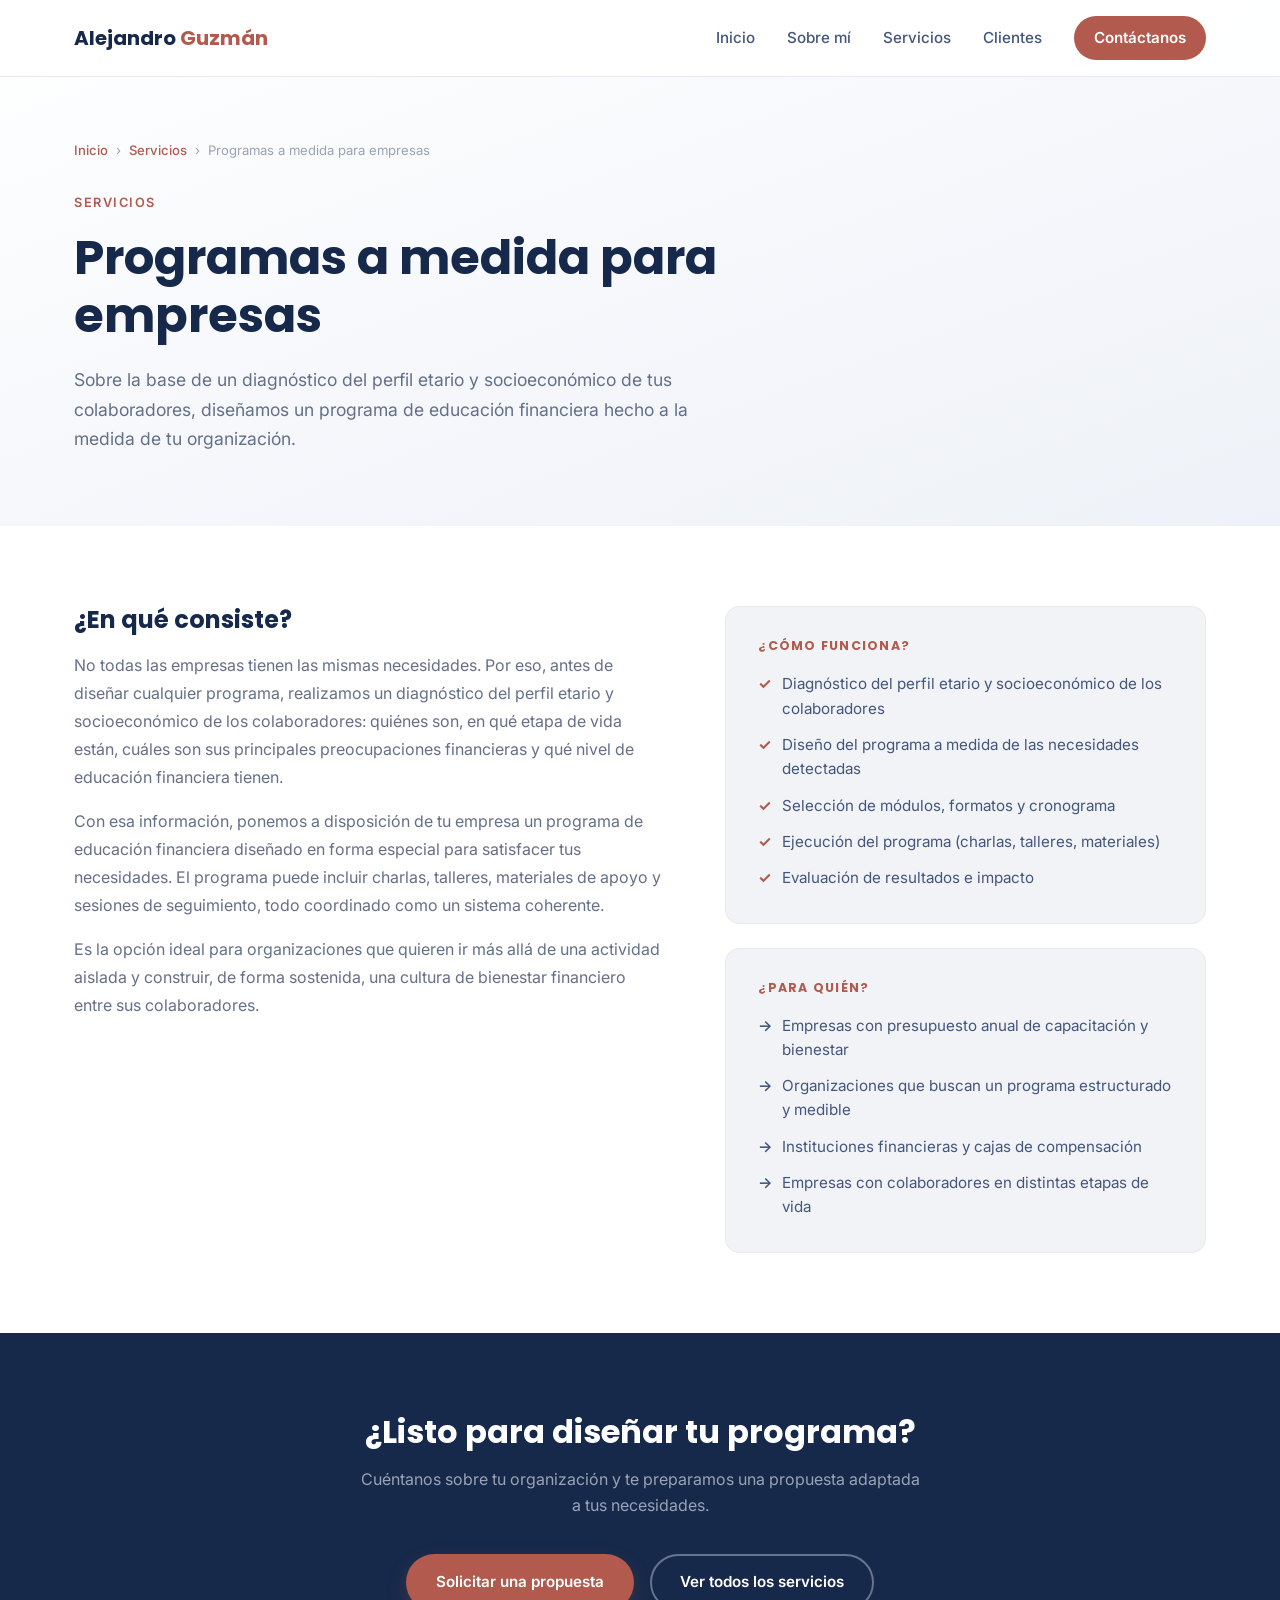
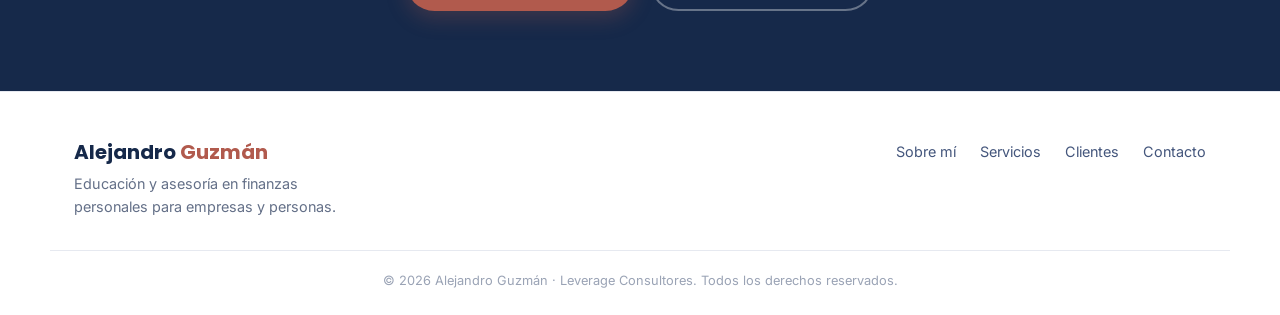
<file: servicios/programas-medida.html>
<!DOCTYPE html>
<html lang="es">
<head>
  <meta charset="UTF-8">
  <meta name="viewport" content="width=device-width, initial-scale=1.0">

  <!-- Google tag (gtag.js) -->
  <script async src="https://www.googletagmanager.com/gtag/js?id=AW-18354434013"></script>
  <script>
    window.dataLayer = window.dataLayer || [];
    function gtag(){dataLayer.push(arguments);}
    gtag('js', new Date());
    gtag('config', 'AW-18354434013');
  </script>

  <title>Programas a Medida para Empresas | Alejandro Guzmán</title>
  <meta name="description" content="Programas anuales de educación financiera diseñados a la medida de tu empresa. Diagnóstico, módulos personalizados y seguimiento de impacto.">
  <meta name="theme-color" content="#ffffff">

  <link rel="preconnect" href="https://fonts.googleapis.com">
  <link rel="preconnect" href="https://fonts.gstatic.com" crossorigin>
  <link href="https://fonts.googleapis.com/css2?family=Poppins:wght@500;600;700;800&family=Inter:wght@400;500;600&display=swap" rel="stylesheet">
  <link rel="stylesheet" href="../css/style.css">
</head>
<body>

  <header class="header" id="header">
    <div class="container header__inner">
      <a href="../" class="logo">Alejandro <span>Guzmán</span></a>
      <nav class="nav" id="nav">
        <a href="../#inicio" class="nav__link">Inicio</a>
        <a href="../#nosotros" class="nav__link">Sobre mí</a>
        <a href="../#servicios" class="nav__link">Servicios</a>
        <a href="../#clientes" class="nav__link">Clientes</a>
        <a href="../#contacto" class="nav__link nav__cta">Contáctanos</a>
      </nav>
      <button class="nav-toggle" id="navToggle" aria-label="Abrir menú" aria-expanded="false" aria-controls="nav">
        <span></span><span></span><span></span>
      </button>
    </div>
  </header>

  <main>

    <section class="service-hero">
      <div class="container">
        <nav class="breadcrumb" aria-label="Navegación">
          <a href="../">Inicio</a>
          <span>›</span>
          <a href="../#servicios">Servicios</a>
          <span>›</span>
          <span>Programas a medida para empresas</span>
        </nav>
        <p class="eyebrow">Servicios</p>
        <h1>Programas a medida para empresas</h1>
        <p class="service-hero__lead">
          Sobre la base de un diagnóstico del perfil etario y socioeconómico de tus colaboradores, diseñamos un programa de educación financiera hecho a la medida de tu organización.
        </p>
      </div>
    </section>

    <section class="service-body">
      <div class="container service-body__grid">
        <div class="service-main">
          <h2>¿En qué consiste?</h2>
          <p>
            No todas las empresas tienen las mismas necesidades. Por eso, antes de diseñar cualquier programa, realizamos un diagnóstico del perfil etario y socioeconómico de los colaboradores: quiénes son, en qué etapa de vida están, cuáles son sus principales preocupaciones financieras y qué nivel de educación financiera tienen.
          </p>
          <p>
            Con esa información, ponemos a disposición de tu empresa un programa de educación financiera diseñado en forma especial para satisfacer tus necesidades. El programa puede incluir charlas, talleres, materiales de apoyo y sesiones de seguimiento, todo coordinado como un sistema coherente.
          </p>
          <p>
            Es la opción ideal para organizaciones que quieren ir más allá de una actividad aislada y construir, de forma sostenida, una cultura de bienestar financiero entre sus colaboradores.
          </p>
        </div>

        <div class="service-sidebar">
          <div class="service-includes">
            <h3>¿Cómo funciona?</h3>
            <ul>
              <li>Diagnóstico del perfil etario y socioeconómico de los colaboradores</li>
              <li>Diseño del programa a medida de las necesidades detectadas</li>
              <li>Selección de módulos, formatos y cronograma</li>
              <li>Ejecución del programa (charlas, talleres, materiales)</li>
              <li>Evaluación de resultados e impacto</li>
            </ul>
          </div>
          <div class="service-forwhom">
            <h3>¿Para quién?</h3>
            <ul>
              <li>Empresas con presupuesto anual de capacitación y bienestar</li>
              <li>Organizaciones que buscan un programa estructurado y medible</li>
              <li>Instituciones financieras y cajas de compensación</li>
              <li>Empresas con colaboradores en distintas etapas de vida</li>
            </ul>
          </div>
        </div>
      </div>
    </section>

    <section class="service-cta-strip">
      <div class="container">
        <h2>¿Listo para diseñar tu programa?</h2>
        <p>Cuéntanos sobre tu organización y te preparamos una propuesta adaptada a tus necesidades.</p>
        <div class="service-cta-strip__actions">
          <a href="../#contacto" class="btn btn--primary">Solicitar una propuesta</a>
          <a href="../#servicios" class="btn btn--ghost">Ver todos los servicios</a>
        </div>
      </div>
    </section>

  </main>

  <footer class="footer">
    <div class="container footer__inner">
      <div>
        <a href="../" class="logo logo--footer">Alejandro <span>Guzmán</span></a>
        <p>Educación y asesoría en finanzas personales para empresas y personas.</p>
      </div>
      <div class="footer__links">
        <a href="../#nosotros">Sobre mí</a>
        <a href="../#servicios">Servicios</a>
        <a href="../#clientes">Clientes</a>
        <a href="../#contacto">Contacto</a>
      </div>
    </div>
    <p class="footer__copy">© <span id="year"></span> Alejandro Guzmán · Leverage Consultores. Todos los derechos reservados.</p>
  </footer>

  <script src="../js/script.js"></script>
</body>
</html>
</file>
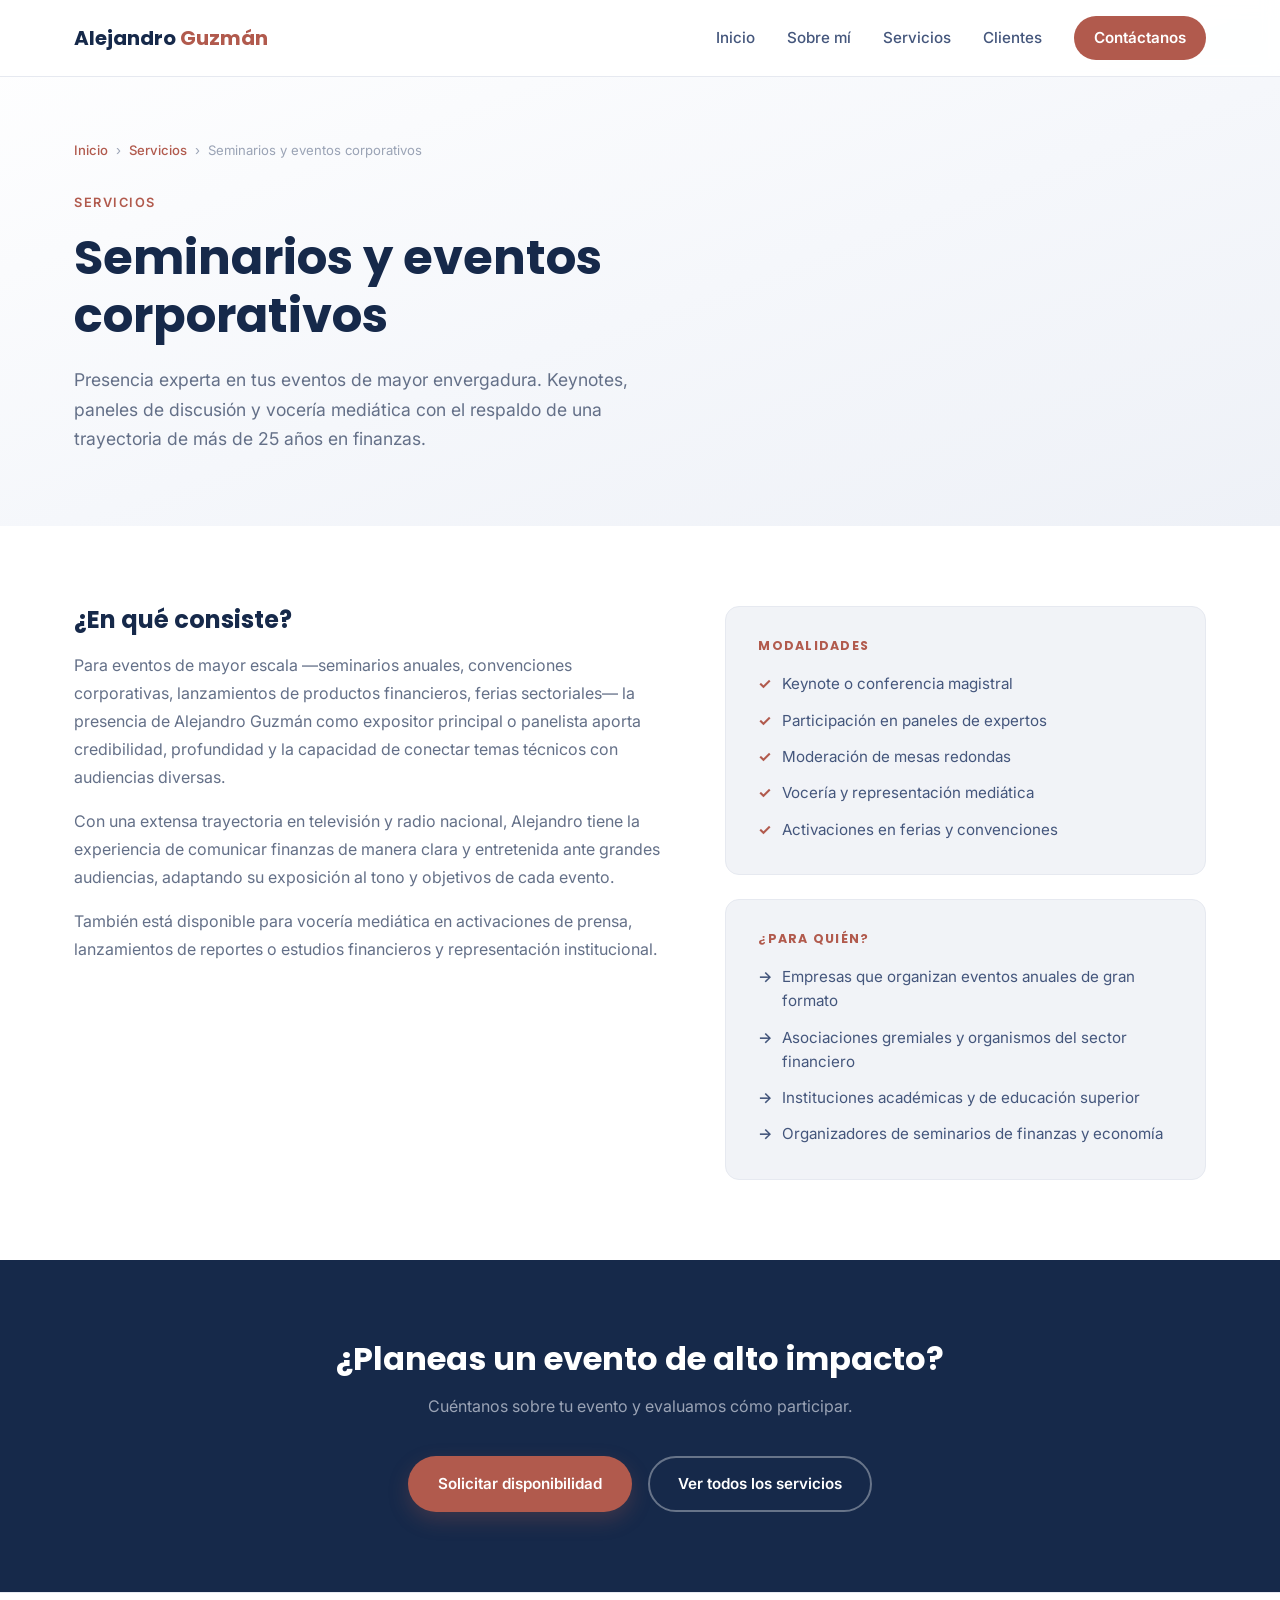
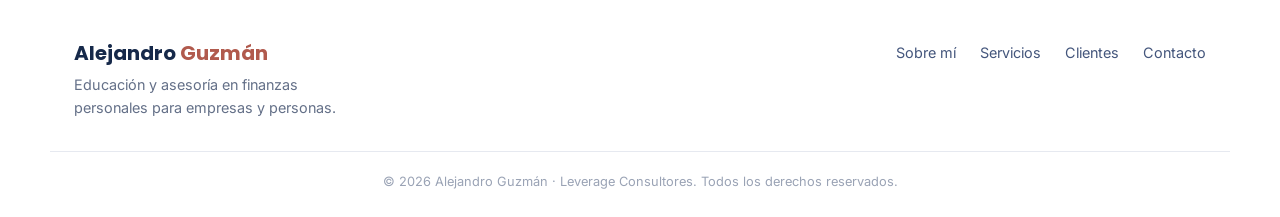
<file: servicios/seminarios.html>
<!DOCTYPE html>
<html lang="es">
<head>
  <meta charset="UTF-8">
  <meta name="viewport" content="width=device-width, initial-scale=1.0">

  <!-- Google tag (gtag.js) -->
  <script async src="https://www.googletagmanager.com/gtag/js?id=AW-18354434013"></script>
  <script>
    window.dataLayer = window.dataLayer || [];
    function gtag(){dataLayer.push(arguments);}
    gtag('js', new Date());
    gtag('config', 'AW-18354434013');
  </script>

  <title>Seminarios y Eventos Corporativos | Alejandro Guzmán</title>
  <meta name="description" content="Keynotes, paneles y presencia experta en eventos corporativos de alto impacto. Alejandro Guzmán como vocero y panelista en finanzas personales.">
  <meta name="theme-color" content="#ffffff">

  <link rel="preconnect" href="https://fonts.googleapis.com">
  <link rel="preconnect" href="https://fonts.gstatic.com" crossorigin>
  <link href="https://fonts.googleapis.com/css2?family=Poppins:wght@500;600;700;800&family=Inter:wght@400;500;600&display=swap" rel="stylesheet">
  <link rel="stylesheet" href="../css/style.css">
</head>
<body>

  <header class="header" id="header">
    <div class="container header__inner">
      <a href="../" class="logo">Alejandro <span>Guzmán</span></a>
      <nav class="nav" id="nav">
        <a href="../#inicio" class="nav__link">Inicio</a>
        <a href="../#nosotros" class="nav__link">Sobre mí</a>
        <a href="../#servicios" class="nav__link">Servicios</a>
        <a href="../#clientes" class="nav__link">Clientes</a>
        <a href="../#contacto" class="nav__link nav__cta">Contáctanos</a>
      </nav>
      <button class="nav-toggle" id="navToggle" aria-label="Abrir menú" aria-expanded="false" aria-controls="nav">
        <span></span><span></span><span></span>
      </button>
    </div>
  </header>

  <main>

    <section class="service-hero">
      <div class="container">
        <nav class="breadcrumb" aria-label="Navegación">
          <a href="../">Inicio</a>
          <span>›</span>
          <a href="../#servicios">Servicios</a>
          <span>›</span>
          <span>Seminarios y eventos corporativos</span>
        </nav>
        <p class="eyebrow">Servicios</p>
        <h1>Seminarios y eventos corporativos</h1>
        <p class="service-hero__lead">
          Presencia experta en tus eventos de mayor envergadura. Keynotes, paneles de discusión y vocería mediática con el respaldo de una trayectoria de más de 25 años en finanzas.
        </p>
      </div>
    </section>

    <section class="service-body">
      <div class="container service-body__grid">
        <div class="service-main">
          <h2>¿En qué consiste?</h2>
          <p>
            Para eventos de mayor escala —seminarios anuales, convenciones corporativas, lanzamientos de productos financieros, ferias sectoriales— la presencia de Alejandro Guzmán como expositor principal o panelista aporta credibilidad, profundidad y la capacidad de conectar temas técnicos con audiencias diversas.
          </p>
          <p>
            Con una extensa trayectoria en televisión y radio nacional, Alejandro tiene la experiencia de comunicar finanzas de manera clara y entretenida ante grandes audiencias, adaptando su exposición al tono y objetivos de cada evento.
          </p>
          <p>
            También está disponible para vocería mediática en activaciones de prensa, lanzamientos de reportes o estudios financieros y representación institucional.
          </p>
        </div>

        <div class="service-sidebar">
          <div class="service-includes">
            <h3>Modalidades</h3>
            <ul>
              <li>Keynote o conferencia magistral</li>
              <li>Participación en paneles de expertos</li>
              <li>Moderación de mesas redondas</li>
              <li>Vocería y representación mediática</li>
              <li>Activaciones en ferias y convenciones</li>
            </ul>
          </div>
          <div class="service-forwhom">
            <h3>¿Para quién?</h3>
            <ul>
              <li>Empresas que organizan eventos anuales de gran formato</li>
              <li>Asociaciones gremiales y organismos del sector financiero</li>
              <li>Instituciones académicas y de educación superior</li>
              <li>Organizadores de seminarios de finanzas y economía</li>
            </ul>
          </div>
        </div>
      </div>
    </section>

    <section class="service-cta-strip">
      <div class="container">
        <h2>¿Planeas un evento de alto impacto?</h2>
        <p>Cuéntanos sobre tu evento y evaluamos cómo participar.</p>
        <div class="service-cta-strip__actions">
          <a href="../#contacto" class="btn btn--primary">Solicitar disponibilidad</a>
          <a href="../#servicios" class="btn btn--ghost">Ver todos los servicios</a>
        </div>
      </div>
    </section>

  </main>

  <footer class="footer">
    <div class="container footer__inner">
      <div>
        <a href="../" class="logo logo--footer">Alejandro <span>Guzmán</span></a>
        <p>Educación y asesoría en finanzas personales para empresas y personas.</p>
      </div>
      <div class="footer__links">
        <a href="../#nosotros">Sobre mí</a>
        <a href="../#servicios">Servicios</a>
        <a href="../#clientes">Clientes</a>
        <a href="../#contacto">Contacto</a>
      </div>
    </div>
    <p class="footer__copy">© <span id="year"></span> Alejandro Guzmán · Leverage Consultores. Todos los derechos reservados.</p>
  </footer>

  <script src="../js/script.js"></script>
</body>
</html>
</file>
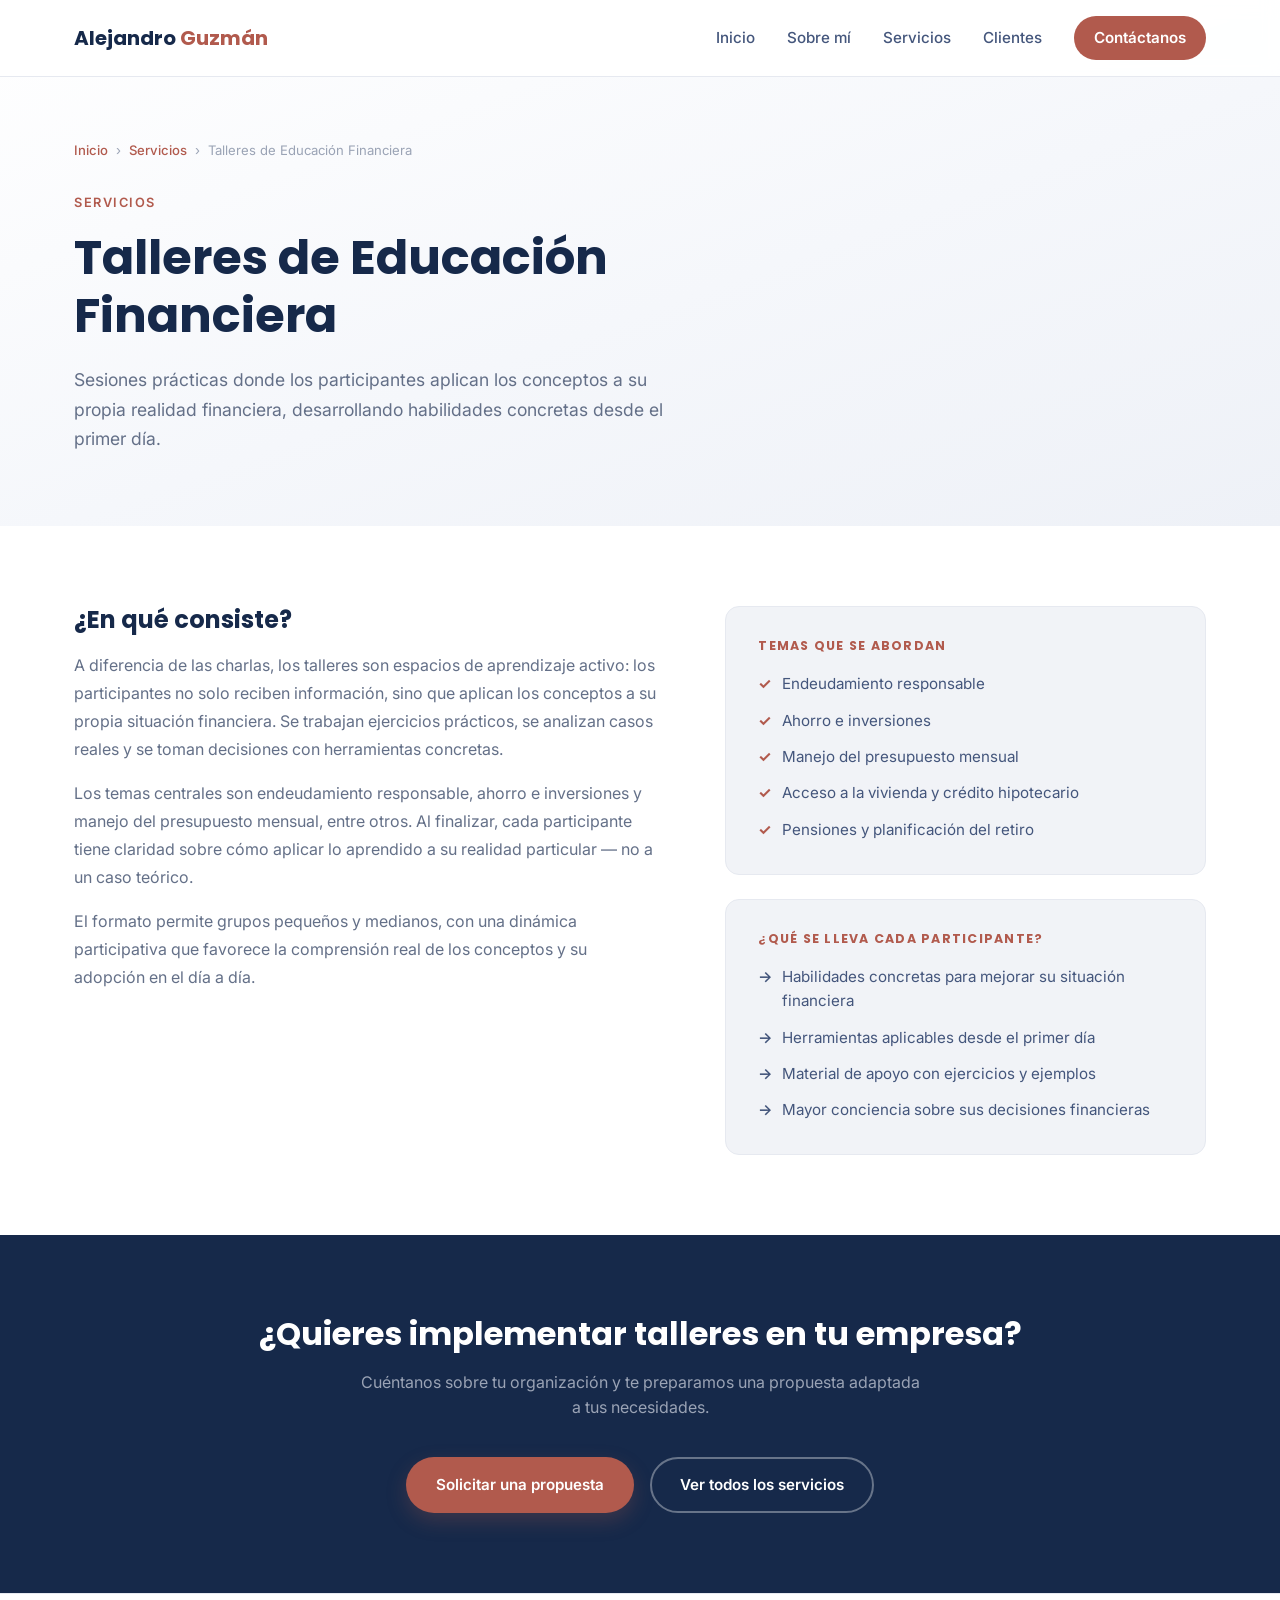
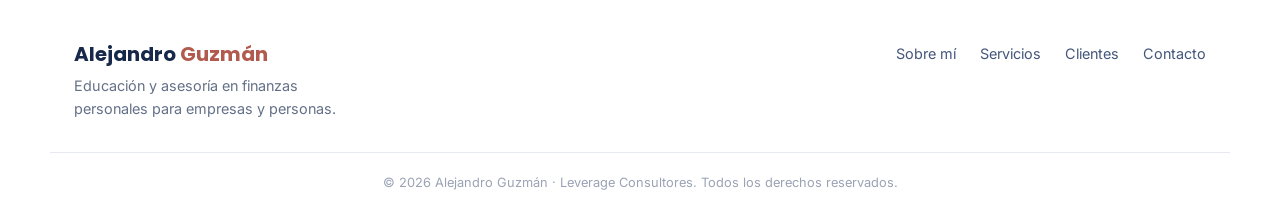
<file: servicios/talleres.html>
<!DOCTYPE html>
<html lang="es">
<head>
  <meta charset="UTF-8">
  <meta name="viewport" content="width=device-width, initial-scale=1.0">

  <!-- Google tag (gtag.js) -->
  <script async src="https://www.googletagmanager.com/gtag/js?id=AW-18354434013"></script>
  <script>
    window.dataLayer = window.dataLayer || [];
    function gtag(){dataLayer.push(arguments);}
    gtag('js', new Date());
    gtag('config', 'AW-18354434013');
  </script>

  <title>Talleres de Educación Financiera | Alejandro Guzmán</title>
  <meta name="description" content="Talleres prácticos de educación financiera para empresas. Presupuesto familiar, deudas, ahorro, crédito hipotecario y pensiones.">
  <meta name="theme-color" content="#ffffff">

  <link rel="preconnect" href="https://fonts.googleapis.com">
  <link rel="preconnect" href="https://fonts.gstatic.com" crossorigin>
  <link href="https://fonts.googleapis.com/css2?family=Poppins:wght@500;600;700;800&family=Inter:wght@400;500;600&display=swap" rel="stylesheet">
  <link rel="stylesheet" href="../css/style.css">
</head>
<body>

  <header class="header" id="header">
    <div class="container header__inner">
      <a href="../" class="logo">Alejandro <span>Guzmán</span></a>
      <nav class="nav" id="nav">
        <a href="../#inicio" class="nav__link">Inicio</a>
        <a href="../#nosotros" class="nav__link">Sobre mí</a>
        <a href="../#servicios" class="nav__link">Servicios</a>
        <a href="../#clientes" class="nav__link">Clientes</a>
        <a href="../#contacto" class="nav__link nav__cta">Contáctanos</a>
      </nav>
      <button class="nav-toggle" id="navToggle" aria-label="Abrir menú" aria-expanded="false" aria-controls="nav">
        <span></span><span></span><span></span>
      </button>
    </div>
  </header>

  <main>

    <section class="service-hero">
      <div class="container">
        <nav class="breadcrumb" aria-label="Navegación">
          <a href="../">Inicio</a>
          <span>›</span>
          <a href="../#servicios">Servicios</a>
          <span>›</span>
          <span>Talleres de Educación Financiera</span>
        </nav>
        <p class="eyebrow">Servicios</p>
        <h1>Talleres de Educación Financiera</h1>
        <p class="service-hero__lead">
          Sesiones prácticas donde los participantes aplican los conceptos a su propia realidad financiera, desarrollando habilidades concretas desde el primer día.
        </p>
      </div>
    </section>

    <section class="service-body">
      <div class="container service-body__grid">
        <div class="service-main">
          <h2>¿En qué consiste?</h2>
          <p>
            A diferencia de las charlas, los talleres son espacios de aprendizaje activo: los participantes no solo reciben información, sino que aplican los conceptos a su propia situación financiera. Se trabajan ejercicios prácticos, se analizan casos reales y se toman decisiones con herramientas concretas.
          </p>
          <p>
            Los temas centrales son endeudamiento responsable, ahorro e inversiones y manejo del presupuesto mensual, entre otros. Al finalizar, cada participante tiene claridad sobre cómo aplicar lo aprendido a su realidad particular — no a un caso teórico.
          </p>
          <p>
            El formato permite grupos pequeños y medianos, con una dinámica participativa que favorece la comprensión real de los conceptos y su adopción en el día a día.
          </p>
        </div>

        <div class="service-sidebar">
          <div class="service-includes">
            <h3>Temas que se abordan</h3>
            <ul>
              <li>Endeudamiento responsable</li>
              <li>Ahorro e inversiones</li>
              <li>Manejo del presupuesto mensual</li>
              <li>Acceso a la vivienda y crédito hipotecario</li>
              <li>Pensiones y planificación del retiro</li>
            </ul>
          </div>
          <div class="service-forwhom">
            <h3>¿Qué se lleva cada participante?</h3>
            <ul>
              <li>Habilidades concretas para mejorar su situación financiera</li>
              <li>Herramientas aplicables desde el primer día</li>
              <li>Material de apoyo con ejercicios y ejemplos</li>
              <li>Mayor conciencia sobre sus decisiones financieras</li>
            </ul>
          </div>
        </div>
      </div>
    </section>

    <section class="service-cta-strip">
      <div class="container">
        <h2>¿Quieres implementar talleres en tu empresa?</h2>
        <p>Cuéntanos sobre tu organización y te preparamos una propuesta adaptada a tus necesidades.</p>
        <div class="service-cta-strip__actions">
          <a href="../#contacto" class="btn btn--primary">Solicitar una propuesta</a>
          <a href="../#servicios" class="btn btn--ghost">Ver todos los servicios</a>
        </div>
      </div>
    </section>

  </main>

  <footer class="footer">
    <div class="container footer__inner">
      <div>
        <a href="../" class="logo logo--footer">Alejandro <span>Guzmán</span></a>
        <p>Educación y asesoría en finanzas personales para empresas y personas.</p>
      </div>
      <div class="footer__links">
        <a href="../#nosotros">Sobre mí</a>
        <a href="../#servicios">Servicios</a>
        <a href="../#clientes">Clientes</a>
        <a href="../#contacto">Contacto</a>
      </div>
    </div>
    <p class="footer__copy">© <span id="year"></span> Alejandro Guzmán · Leverage Consultores. Todos los derechos reservados.</p>
  </footer>

  <script src="../js/script.js"></script>
</body>
</html>
</file>
<file: css/style.css>
:root {
  --navy: #16294a;
  --navy-soft: #44567c;
  --accent: #b15a4d;
  --accent-light: #cd7e6f;
  --accent-tint: #f7e9e6;
  --ink: #20283a;
  --gray: #647088;
  --gray-light: #9aa3b5;
  --bg: #fafbfc;
  --bg-soft: #f1f3f7;
  --white: #ffffff;
  --line: #e6e9f0;
  --radius: 14px;
  --shadow: 0 8px 24px rgba(22, 41, 74, 0.06);
  --shadow-lg: 0 20px 45px rgba(22, 41, 74, 0.12);
  --container: 1180px;
  font-size: 16px;
}

* { box-sizing: border-box; margin: 0; padding: 0; }

html {
  scroll-behavior: smooth;
  scroll-padding-top: 90px;
  -webkit-text-size-adjust: 100%;
}

body {
  font-family: 'Inter', system-ui, sans-serif;
  color: var(--ink);
  background: var(--white);
  line-height: 1.6;
  -webkit-font-smoothing: antialiased;
  overflow-x: hidden;
  -webkit-tap-highlight-color: transparent;
}

h1, h2, h3, .logo {
  font-family: 'Poppins', sans-serif;
  line-height: 1.2;
}

img { max-width: 100%; display: block; }

a { color: inherit; text-decoration: none; }

.container {
  max-width: var(--container);
  margin: 0 auto;
  padding: 0 24px;
}

/* ---------- Buttons ---------- */
.btn {
  display: inline-flex;
  align-items: center;
  justify-content: center;
  padding: 14px 28px;
  border-radius: 999px;
  font-weight: 600;
  font-size: 0.95rem;
  border: 2px solid transparent;
  cursor: pointer;
  transition: transform 0.2s ease, box-shadow 0.2s ease, background 0.2s ease, color 0.2s ease;
}
.btn--primary {
  background: var(--accent);
  color: var(--white);
  box-shadow: 0 8px 20px rgba(177, 90, 77, 0.25);
}
.btn--primary:hover { transform: translateY(-2px); box-shadow: 0 12px 26px rgba(177, 90, 77, 0.35); background: var(--accent-light); }
.btn--ghost {
  background: transparent;
  border-color: var(--line);
  color: var(--navy);
}
.btn--ghost:hover { background: var(--bg-soft); border-color: var(--navy-soft); }
.btn--full { width: 100%; }

/* ---------- Header ---------- */
.header {
  position: fixed;
  top: 0; left: 0; right: 0;
  z-index: 100;
  background: rgba(255, 255, 255, 0.9);
  backdrop-filter: blur(8px);
  border-bottom: 1px solid var(--line);
  padding-top: env(safe-area-inset-top);
}
.header__inner {
  display: flex;
  align-items: center;
  justify-content: space-between;
  height: 76px;
  gap: 16px;
}
.logo {
  font-weight: 700;
  font-size: 1.25rem;
  color: var(--navy);
}
.logo span { color: var(--accent); }
.nav { display: flex; align-items: center; gap: 32px; }
.nav__link {
  color: var(--navy-soft);
  font-weight: 500;
  font-size: 0.95rem;
  transition: color 0.2s;
}
.nav__link:hover { color: var(--accent); }
.nav__cta {
  background: var(--accent);
  color: var(--white);
  padding: 10px 20px;
  border-radius: 999px;
  font-weight: 600;
}
.nav__cta:hover { color: var(--white); background: var(--accent-light); }

.nav-toggle {
  display: none;
  flex-direction: column;
  justify-content: center;
  align-items: center;
  gap: 5px;
  width: 44px; height: 44px;
  flex-shrink: 0;
  background: none; border: none;
  cursor: pointer;
}
.nav-toggle span {
  width: 22px; height: 2px;
  background: var(--navy);
  border-radius: 2px;
  transition: transform 0.25s ease, opacity 0.25s ease;
}
.nav-toggle[aria-expanded="true"] span:nth-child(1) { transform: translateY(7px) rotate(45deg); }
.nav-toggle[aria-expanded="true"] span:nth-child(2) { opacity: 0; }
.nav-toggle[aria-expanded="true"] span:nth-child(3) { transform: translateY(-7px) rotate(-45deg); }

/* ---------- Hero ---------- */
.hero {
  background: linear-gradient(160deg, #ffffff, #f5f7fb 55%, #eef1f7);
  color: var(--ink);
  padding-top: calc(76px + env(safe-area-inset-top) + 84px);
  padding-bottom: 100px;
  overflow: hidden;
}
.hero__inner {
  display: grid;
  grid-template-columns: 1.15fr 0.85fr;
  gap: 56px;
  align-items: center;
}
.eyebrow {
  text-transform: uppercase;
  letter-spacing: 0.12em;
  font-size: 0.8rem;
  font-weight: 600;
  color: var(--accent);
  margin-bottom: 16px;
}
.eyebrow--center { text-align: center; }
.hero h1 {
  font-size: clamp(2.1rem, 4vw, 3.2rem);
  font-weight: 700;
  margin-bottom: 20px;
  color: var(--navy);
}
.hero h1 .highlight { color: var(--accent); }
.hero__lead {
  font-size: 1.05rem;
  color: var(--gray);
  max-width: 540px;
  margin-bottom: 32px;
}
.hero__actions { display: flex; gap: 16px; flex-wrap: wrap; margin-bottom: 18px; }

.hero__note {
  font-size: 0.92rem;
  color: var(--gray);
  max-width: 620px;
  margin-bottom: 44px;
}
.hero__note-link {
  color: var(--accent);
  font-weight: 600;
  text-decoration: underline;
  text-underline-offset: 3px;
  text-decoration-thickness: 1.5px;
  white-space: nowrap;
  transition: color 0.2s;
}
.hero__note-link:hover { color: var(--navy); }
.hero__note-link::after { content: " →"; }

.hero__stats {
  display: flex;
  gap: 36px;
  flex-wrap: wrap;
  list-style: none;
}
.hero__stats li { display: flex; flex-direction: column; }
.hero__stats strong { font-size: 1.8rem; font-weight: 700; color: var(--navy); }
.hero__stats span { font-size: 0.85rem; color: var(--gray); max-width: 160px; }

.hero__media { position: relative; }
.hero__photo {
  aspect-ratio: 4/5;
  border-radius: var(--radius);
  overflow: hidden;
  box-shadow: var(--shadow-lg);
  background: linear-gradient(145deg, var(--bg-soft), #e3e7ee);
  border: 1px solid var(--line);
}
.hero__photo img { width: 100%; height: 100%; object-fit: cover; }
.hero__photo--placeholder { display: flex; align-items: center; justify-content: center; }
.hero__photo--placeholder img { display: none; }
.hero__photo--placeholder::after {
  content: "Foto de Alejandro Guzmán";
  color: var(--gray-light);
  font-size: 0.9rem;
  text-align: center;
  padding: 24px;
}
.hero__media-badge {
  position: absolute;
  bottom: -20px;
  left: -20px;
  background: var(--white);
  color: var(--navy);
  padding: 16px 20px;
  border-radius: var(--radius);
  box-shadow: var(--shadow-lg);
  border: 1px solid var(--line);
  display: flex;
  flex-direction: column;
  font-size: 0.85rem;
}
.hero__media-badge span { color: var(--gray); font-size: 0.75rem; }
.hero__media-badge strong { font-family: 'Poppins', sans-serif; font-size: 1rem; }

/* ---------- Media strip ---------- */
.media-strip { background: var(--white); padding: 28px 0; border-bottom: 1px solid var(--line); }
.media-strip__inner { display: flex; align-items: center; gap: 28px; flex-wrap: wrap; }
.media-strip__label { font-size: 0.85rem; color: var(--gray); font-weight: 600; }
.media-strip__logos { display: flex; gap: 24px; flex-wrap: wrap; }
.media-strip__logos span {
  font-size: 0.85rem;
  font-weight: 600;
  color: var(--navy);
  padding: 8px 14px;
  background: var(--bg-soft);
  border-radius: 999px;
}

/* ---------- About ---------- */
.about { padding: 100px 0; background: var(--white); }
.about__inner {
  display: grid;
  grid-template-columns: 0.8fr 1.2fr;
  gap: 64px;
  align-items: center;
}
.about__photo {
  aspect-ratio: 1/1;
  border-radius: var(--radius);
  overflow: hidden;
  background: linear-gradient(145deg, var(--bg-soft), #e7ebf1);
  box-shadow: var(--shadow);
  border: 1px solid var(--line);
}
.about__photo img { width: 100%; height: 100%; object-fit: cover; }
.about__photo--placeholder { display: flex; align-items: center; justify-content: center; }
.about__photo--placeholder img { display: none; }
.about__photo--placeholder::after {
  content: "Foto de Alejandro Guzmán";
  color: var(--gray-light);
  font-size: 0.9rem;
  text-align: center;
  padding: 24px;
}
.about__content h2 { font-size: clamp(1.6rem, 3vw, 2.2rem); margin-bottom: 20px; color: var(--navy); }
.about__content p { color: var(--gray); margin-bottom: 16px; }
.about__list {
  list-style: none;
  margin-top: 24px;
  display: grid;
  gap: 12px;
}
.about__list li {
  padding-left: 28px;
  position: relative;
  font-weight: 500;
  color: var(--navy);
}
.about__list li::before {
  content: "✓";
  position: absolute;
  left: 0;
  color: var(--accent);
  font-weight: 700;
}

/* ---------- Services ---------- */
.services { padding: 100px 0; background: var(--bg-soft); }
.section-title {
  text-align: center;
  font-size: clamp(1.6rem, 3vw, 2.2rem);
  color: var(--navy);
  max-width: 700px;
  margin: 0 auto 16px;
}
.section-lead {
  text-align: center;
  color: var(--gray);
  max-width: 600px;
  margin: 0 auto 56px;
}
.services__grid {
  display: grid;
  grid-template-columns: repeat(3, 1fr);
  gap: 28px;
}
.service-card {
  background: var(--white);
  padding: 36px 28px;
  border-radius: var(--radius);
  box-shadow: var(--shadow);
  border: 1px solid var(--line);
  transition: transform 0.25s ease, box-shadow 0.25s ease;
}
.service-card:hover { transform: translateY(-6px); box-shadow: var(--shadow-lg); }
.service-card::before {
  content: "";
  display: block;
  width: 36px;
  height: 4px;
  border-radius: 999px;
  background: var(--accent);
  margin-bottom: 22px;
}
.service-card h3 {
  font-size: 1.3rem;
  line-height: 1.3;
  margin-bottom: 14px;
  color: var(--navy);
}
.service-card p { color: var(--gray); font-size: 0.95rem; }

/* ---------- Clients ---------- */
.clients { padding: 100px 0; background: var(--white); }

.clients__carousel {
  position: relative;
  overflow: hidden;
  margin: 48px 0 36px;
  -webkit-mask-image: linear-gradient(90deg, transparent, #000 8%, #000 92%, transparent);
  mask-image: linear-gradient(90deg, transparent, #000 8%, #000 92%, transparent);
}
.clients__track {
  display: flex;
  align-items: center;
  gap: 48px;
  width: max-content;
  animation: clients-scroll 40s linear infinite;
}
.clients__carousel:hover .clients__track,
.clients__carousel:focus-within .clients__track {
  animation-play-state: paused;
}
.clients__logo {
  display: flex;
  align-items: center;
  justify-content: center;
  width: 150px;
  height: 64px;
  flex-shrink: 0;
}
.clients__logo img {
  max-width: 100%;
  max-height: 100%;
  width: auto;
  height: auto;
  object-fit: contain;
  filter: grayscale(1) opacity(0.55);
  transition: filter 0.2s ease;
}
.clients__logo:hover img { filter: grayscale(0) opacity(1); }

@keyframes clients-scroll {
  from { transform: translateX(0); }
  to { transform: translateX(-50%); }
}

@media (prefers-reduced-motion: reduce) {
  .clients__track { animation: none; }
}
.clients__more {
  text-align: center;
  color: var(--gray);
  max-width: 820px;
  margin: 0 auto;
  font-size: 0.92rem;
}

/* ---------- Contact ---------- */
.contact { padding: 100px 0; background: var(--bg-soft); }
.contact__inner {
  display: grid;
  grid-template-columns: 0.9fr 1.1fr;
  gap: 64px;
}
.contact__info h2 { font-size: clamp(1.6rem, 3vw, 2.1rem); margin-bottom: 18px; color: var(--navy); }
.contact__info p { color: var(--gray); margin-bottom: 32px; }
.contact__details { list-style: none; display: grid; gap: 18px; }
.contact__details li { display: flex; flex-direction: column; }
.contact__details strong { color: var(--accent); font-size: 0.8rem; text-transform: uppercase; letter-spacing: 0.06em; }
.contact__details span { color: var(--navy-soft); }

.contact__form {
  background: var(--white);
  color: var(--ink);
  padding: 40px;
  border-radius: var(--radius);
  box-shadow: var(--shadow-lg);
  border: 1px solid var(--line);
  display: grid;
  gap: 18px;
}
.form-row { display: grid; gap: 6px; }
.form-row[hidden] { display: none; }
.form-row label { font-size: 0.85rem; font-weight: 600; color: var(--navy); }
.form-row input, .form-row textarea {
  border: 1.5px solid var(--line);
  border-radius: 10px;
  padding: 12px 14px;
  font-family: inherit;
  font-size: 1rem;
  resize: vertical;
  transition: border-color 0.2s;
  background: var(--white);
  width: 100%;
}
.form-row input:focus, .form-row textarea:focus {
  outline: none;
  border-color: var(--accent);
}
.form-row--segment { border: none; }
.form-row--segment legend {
  font-size: 0.85rem;
  font-weight: 600;
  color: var(--navy);
  padding: 0;
  margin-bottom: 10px;
}
.segment {
  position: relative;
  display: grid;
  grid-template-columns: 1fr 1fr;
  gap: 10px;
}
.segment input {
  position: absolute;
  opacity: 0;
  width: 1px; height: 1px;
  pointer-events: none;
}
.segment label {
  display: flex;
  align-items: center;
  justify-content: center;
  text-align: center;
  padding: 12px 10px;
  border: 1.5px solid var(--line);
  border-radius: 10px;
  font-size: 0.9rem;
  font-weight: 600;
  color: var(--navy-soft);
  cursor: pointer;
  transition: border-color 0.2s, background 0.2s, color 0.2s;
}
.segment label:hover { border-color: var(--navy-soft); }
.segment input:checked + label {
  border-color: var(--accent);
  background: var(--accent-tint);
  color: var(--accent);
}
.segment input:focus-visible + label {
  outline: 2px solid var(--accent);
  outline-offset: 2px;
}

.form-status { font-size: 0.9rem; min-height: 20px; font-weight: 500; }
.form-status[data-state="success"] { color: #1f8a4c; }
.form-status[data-state="error"] { color: #c0392b; }

/* ---------- Footer ---------- */
.footer { background: var(--white); color: var(--gray); padding: 48px 0 24px; border-top: 1px solid var(--line); }
.footer__inner {
  display: flex;
  justify-content: space-between;
  align-items: flex-start;
  flex-wrap: wrap;
  gap: 24px;
  padding-bottom: 32px;
  border-bottom: 1px solid var(--line);
}
.logo--footer { display: inline-block; margin-bottom: 8px; }
.footer__inner p { font-size: 0.9rem; max-width: 280px; }
.footer__links { display: flex; gap: 24px; flex-wrap: wrap; }
.footer__links a { font-size: 0.9rem; color: var(--navy-soft); }
.footer__links a:hover { color: var(--accent); }
.footer__copy { text-align: center; font-size: 0.8rem; padding-top: 20px; color: var(--gray-light); }

/* ---------- Service cards — clickable ---------- */
.service-card {
  position: relative;
  display: flex;
  flex-direction: column;
}
.service-card p { flex: 1; }
.service-card__more {
  display: inline-flex;
  align-items: center;
  gap: 6px;
  margin-top: 22px;
  font-size: 0.88rem;
  font-weight: 600;
  color: var(--accent);
  transition: gap 0.2s ease;
  text-decoration: none;
}
.service-card__more::after {
  content: '';
  position: absolute;
  inset: 0;
  border-radius: var(--radius);
}
.service-card:hover .service-card__more { gap: 10px; }

/* ---------- Service detail pages ---------- */
.service-hero {
  background: linear-gradient(160deg, #ffffff, #f5f7fb 55%, #eef1f7);
  padding-top: calc(76px + env(safe-area-inset-top) + 64px);
  padding-bottom: 72px;
}
.service-hero .breadcrumb {
  display: flex;
  align-items: center;
  gap: 8px;
  font-size: 0.82rem;
  color: var(--gray);
  margin-bottom: 32px;
  flex-wrap: wrap;
}
.service-hero .breadcrumb a { color: var(--accent); font-weight: 500; }
.service-hero .breadcrumb a:hover { text-decoration: underline; }
.service-hero .breadcrumb span { color: var(--gray-light); }
.service-hero h1 {
  font-size: clamp(2rem, 4vw, 3rem);
  color: var(--navy);
  max-width: 700px;
  margin-bottom: 20px;
}
.service-hero__lead {
  font-size: 1.1rem;
  color: var(--gray);
  max-width: 620px;
  line-height: 1.7;
}

.service-body { padding: 80px 0; background: var(--white); }
.service-body__grid {
  display: grid;
  grid-template-columns: 1.1fr 0.9fr;
  gap: 64px;
  align-items: start;
}
.service-body h2 { font-size: 1.5rem; color: var(--navy); margin-bottom: 16px; }
.service-body p { color: var(--gray); margin-bottom: 16px; line-height: 1.75; }
.service-includes, .service-forwhom {
  background: var(--bg-soft);
  border: 1px solid var(--line);
  border-radius: var(--radius);
  padding: 32px;
}
.service-includes h3, .service-forwhom h3 {
  font-size: 0.78rem;
  text-transform: uppercase;
  letter-spacing: 0.1em;
  font-weight: 700;
  color: var(--accent);
  margin-bottom: 18px;
}
.service-includes ul, .service-forwhom ul {
  list-style: none;
  display: grid;
  gap: 12px;
  margin: 0;
}
.service-includes li, .service-forwhom li {
  padding-left: 24px;
  position: relative;
  color: var(--navy-soft);
  font-size: 0.95rem;
}
.service-includes li::before {
  content: "✓";
  position: absolute;
  left: 0;
  color: var(--accent);
  font-weight: 700;
}
.service-forwhom li::before {
  content: "→";
  position: absolute;
  left: 0;
  color: var(--navy-soft);
  font-weight: 600;
}
.service-sidebar { display: grid; gap: 24px; }

.service-cta-strip {
  background: var(--navy);
  padding: 80px 0;
  text-align: center;
}
.service-cta-strip h2 {
  font-size: clamp(1.5rem, 3vw, 2rem);
  color: var(--white);
  margin-bottom: 16px;
}
.service-cta-strip p {
  color: var(--gray-light);
  max-width: 560px;
  margin: 0 auto 36px;
}
.service-cta-strip .btn--primary { background: var(--accent); }
.service-cta-strip .btn--ghost {
  color: var(--white);
  border-color: rgba(255,255,255,0.35);
}
.service-cta-strip .btn--ghost:hover { background: rgba(255,255,255,0.1); border-color: rgba(255,255,255,0.6); }
.service-cta-strip__actions { display: flex; gap: 16px; justify-content: center; flex-wrap: wrap; }

/* ---------- Gallery ---------- */
.gallery { padding: 100px 0; background: var(--bg-soft); }
.gallery__wrapper {
  position: relative;
  margin-top: 48px;
}
.gallery__track {
  display: flex;
  gap: 24px;
  overflow-x: auto;
  scroll-snap-type: x mandatory;
  scroll-behavior: smooth;
  padding: 8px 48px;
  -ms-overflow-style: none;
  scrollbar-width: none;
  cursor: grab;
}
.gallery__track:active { cursor: grabbing; }
.gallery__track::-webkit-scrollbar { display: none; }
.gallery__item {
  flex-shrink: 0;
  height: 340px;
  border-radius: var(--radius);
  overflow: hidden;
  box-shadow: var(--shadow);
  border: 1px solid var(--line);
  scroll-snap-align: start;
}
.gallery__item img {
  height: 100%;
  width: auto;
  max-width: none;
  display: block;
  object-fit: cover;
}
.gallery__arrow {
  position: absolute;
  top: 50%;
  transform: translateY(-50%);
  z-index: 2;
  background: var(--white);
  border: 1.5px solid var(--line);
  color: var(--navy);
  font-size: 2rem;
  line-height: 1;
  width: 48px;
  height: 48px;
  border-radius: 50%;
  cursor: pointer;
  box-shadow: var(--shadow);
  display: flex;
  align-items: center;
  justify-content: center;
  transition: background 0.2s ease, box-shadow 0.2s ease;
}
.gallery__arrow:hover { background: var(--accent); color: var(--white); border-color: var(--accent); box-shadow: var(--shadow-lg); }
.gallery__arrow--prev { left: 0; }
.gallery__arrow--next { right: 0; }

/* ---------- Responsive ---------- */
@media (max-width: 980px) {
  .service-body__grid { grid-template-columns: 1fr; }
  .service-body { padding: 60px 0; }
  .hero__inner, .about__inner { grid-template-columns: 1fr; }
  /* En una columna el formulario sube: los datos de contacto pasan debajo.
     display:contents saca la caja de .contact__info para poder ordenar
     sus hijos junto al formulario; los márgenes propios dan el espaciado. */
  .contact__inner { display: flex; flex-direction: column; gap: 0; }
  .contact__info { display: contents; }
  .contact__form { order: 1; margin-bottom: 36px; }
  .contact__details { order: 2; }
  .hero__media { max-width: 380px; margin: 0 auto; }
  .about__photo { max-width: 360px; margin: 0 auto; }
  .services__grid { grid-template-columns: repeat(2, 1fr); }
  .about, .services, .clients, .contact { padding: 72px 0; }
}

/* Tablets and phones (incl. landscape) get the collapsible menu */
@media (max-width: 980px) {
  /* backdrop-filter on .header creates a containing block for fixed children,
     which would break .nav's viewport-relative top/bottom sizing below */
  .header { backdrop-filter: none; }
  .nav {
    position: fixed;
    top: 76px; left: 0; right: 0; bottom: 0;
    overflow-y: auto;
    background: var(--white);
    border-bottom: 1px solid var(--line);
    flex-direction: column;
    align-items: stretch;
    padding: 12px 24px 32px;
    gap: 4px;
    transform: translateY(-110%);
    transition: transform 0.3s ease;
  }
  .nav.is-open { transform: translateY(0); }
  .nav-toggle { display: flex; }
  .nav__link {
    padding: 14px 4px;
    width: 100%;
    font-size: 1.05rem;
    border-bottom: 1px solid var(--line);
  }
  .nav__cta { width: 100%; text-align: center; margin-top: 12px; border-bottom: none; }
}

@media (max-width: 760px) {
  .gallery__item { height: 240px; }
  .gallery__track { padding: 8px 16px; }
  .gallery__arrow { display: none; }
  .hero { padding-bottom: 60px; }
  .hero__note { margin-bottom: 34px; }
  .hero__stats { gap: 16px 28px; }
  .hero__stats li { flex: 0 0 calc(50% - 14px); }
  .services__grid { grid-template-columns: 1fr; }
  .contact__form { padding: 28px; }
  .clients__logos { gap: 32px; }
  .media-strip__inner { flex-direction: column; align-items: flex-start; gap: 14px; }
}

@media (max-width: 480px) {
  .hero { padding-bottom: 48px; }
  .about, .services, .clients, .contact { padding: 56px 0; }
  .hero__actions { flex-direction: column; align-items: stretch; }
  .hero__actions .btn { width: 100%; }
  .hero__note-link { white-space: normal; }
  .segment { grid-template-columns: 1fr; }
  .hero__stats li { flex: 0 0 100%; }
  .contact__form { padding: 22px; }
  .footer__inner { flex-direction: column; }
}
</file>
